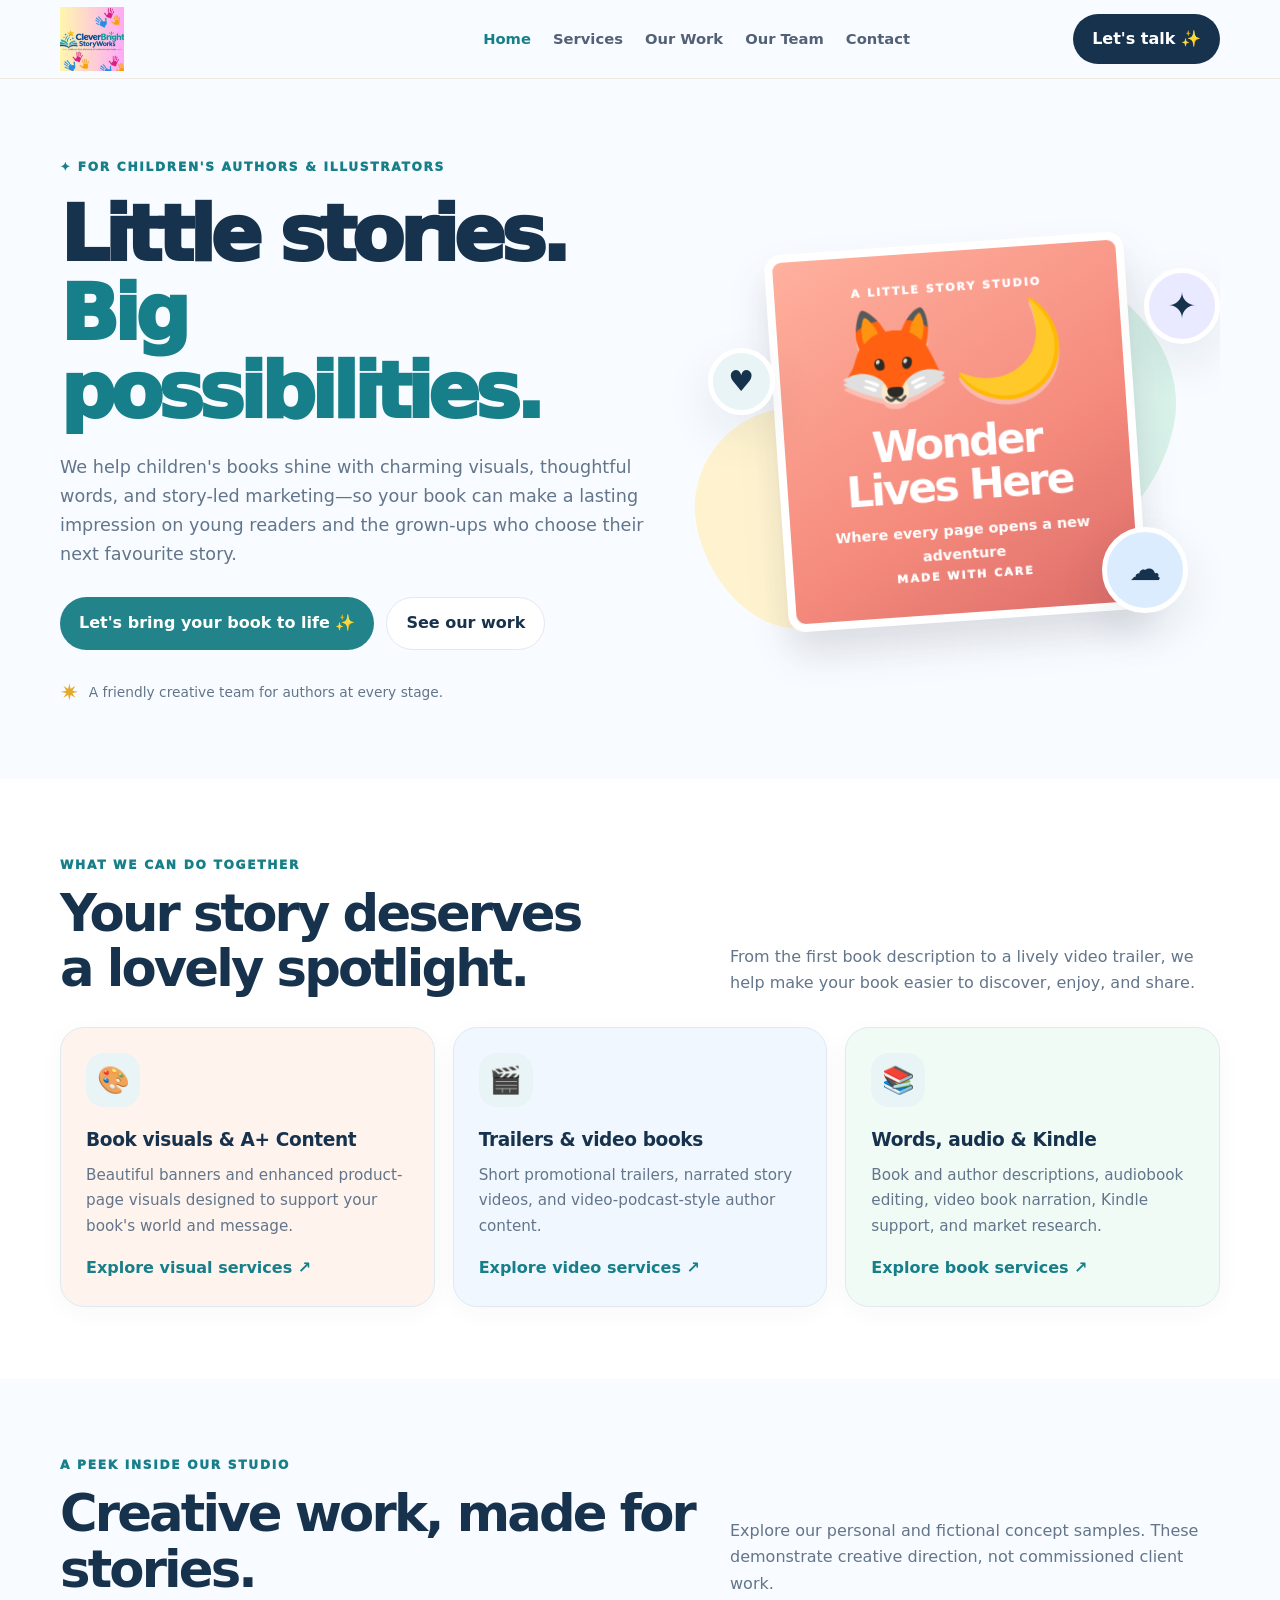
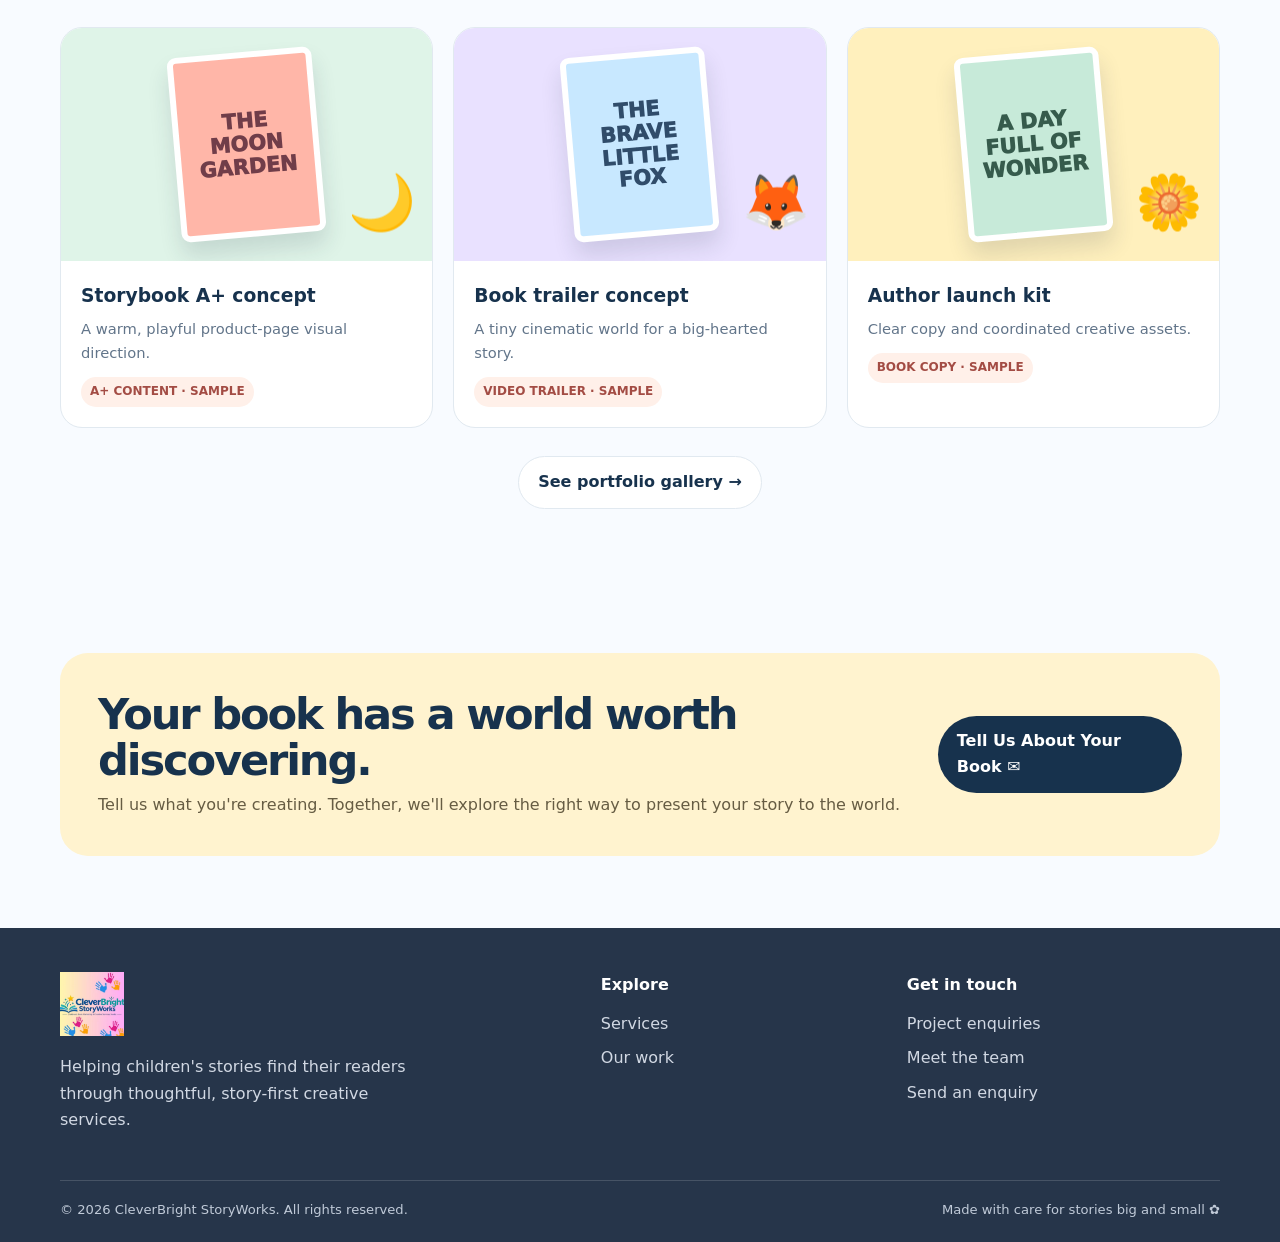
<file: index.html>
<!doctype html>
<html lang="en">
<head>
  <meta name="google-site-verification" content="YLbJxM9Y6uq1Avh40gmAlmGCBi1oeMsGXTclT0oeU4E" /><meta name="viewport" content="width=device-width, initial-scale=1">
<meta name="description" content="Help your children's book stand out with cinematic book trailers, Amazon A+ Content, book descriptions, publishing support, and market research from CleverBright StoryWorks.">
<title>Children's Book Marketing Services | CleverBright StoryWorks</title>
  <link rel="stylesheet" href="styles.css">
  <script src="script.js" defer></script>
</head>
<body>
<header class="site-header"><div class="wrap nav">
  <a class="logo" href="index.html" aria-label="CleverBright StoryWorks home"><img class="site-logo-image" src="okpo.png" alt="CleverBright StoryWorks"></a>
  <button class="menu-toggle" aria-label="Toggle navigation" aria-expanded="false">☰</button>
  <nav class="nav-links" aria-label="Main navigation"><a href="index.html" aria-current="page">Home</a><a href="services.html" >Services</a><a href="portfolio.html" >Our Work</a><a href="team.html" >Our Team</a><a href="contact.html" >Contact</a></nav>
  <a class="nav-cta" href="contact.html">Let's talk ✨</a>
</div></header>
<main>
<section class="wrap hero">
  <div>
    <span class="eyebrow">✦ For children's authors & illustrators</span>
    <h1>Little stories.<br><em>Big possibilities.</em></h1>
    <p class="lead">We help children's books shine with charming visuals, thoughtful words, and story-led marketing—so your book can make a lasting impression on young readers and the grown-ups who choose their next favourite story.</p>
    <div class="hero-actions"><a class="button coral" href="contact.html">Let's bring your book to life ✨</a><a class="button light" href="portfolio.html">See our work</a></div>
    <div class="hero-note"><span class="sparkle">✷</span> A friendly creative team for authors at every stage.</div>
  </div>
  <div class="artboard" aria-label="Decorative children's book illustration">
    <div class="blob one"></div><div class="blob two"></div>
    <div class="floaty star">✦</div><div class="floaty heart">♥</div><div class="floaty cloud">☁</div>
    <div class="book-stack"><div class="book-cover"><div class="cover-kicker">A little story studio</div><div><div class="cover-illustration">🦊🌙</div><h2>Wonder<br>Lives Here</h2><p>Where every page opens a new adventure</p></div><div class="cover-kicker">Made with care</div></div></div>
  </div>
</section>
<section class="section white"><div class="wrap">
  <div class="section-head"><div><span class="eyebrow">What we can do together</span><h2 class="section-title">Your story deserves<br>a lovely spotlight.</h2></div><p>From the first book description to a lively video trailer, we help make your book easier to discover, enjoy, and share.</p></div>
  <div class="cards">
    <article class="card tint-peach"><div class="card-icon">🎨</div><h3>Book visuals & A+ Content</h3><p>Beautiful banners and enhanced product-page visuals designed to support your book's world and message.</p><a class="text-link" href="services.html">Explore visual services ↗</a></article>
    <article class="card tint-blue"><div class="card-icon">🎬</div><h3>Trailers & video books</h3><p>Short promotional trailers, narrated story videos, and video-podcast-style author content.</p><a class="text-link" href="services.html">Explore video services ↗</a></article>
    <article class="card tint-mint"><div class="card-icon">📚</div><h3>Words, audio & Kindle</h3><p>Book and author descriptions, audiobook editing, video book narration, Kindle support, and market research.</p><a class="text-link" href="services.html">Explore book services ↗</a></article>
  </div>
</div></section>
<section class="section"><div class="wrap">
  <div class="section-head"><div><span class="eyebrow">A peek inside our studio</span><h2 class="section-title">Creative work, made for stories.</h2></div><p>Explore our personal and fictional concept samples. These demonstrate creative direction, not commissioned client work.</p></div>
  <div class="portfolio-grid">
    <article class="work-card"><div class="work-art" style="background:#dff4e8"><div class="mock-cover" style="background:#ffb6a8;color:#703d49">THE<br>MOON<br>GARDEN</div><span class="emoji">🌙</span></div><div class="work-info"><h3>Storybook A+ concept</h3><p>A warm, playful product-page visual direction.</p><span class="tag">A+ CONTENT · SAMPLE</span></div></article>
    <article class="work-card"><div class="work-art" style="background:#e9e1ff"><div class="mock-cover" style="background:#c8e8ff;color:#304c6a">THE<br>BRAVE<br>LITTLE FOX</div><span class="emoji">🦊</span></div><div class="work-info"><h3>Book trailer concept</h3><p>A tiny cinematic world for a big-hearted story.</p><span class="tag">VIDEO TRAILER · SAMPLE</span></div></article>
    <article class="work-card"><div class="work-art" style="background:#fff0bd"><div class="mock-cover" style="background:#c7ead9;color:#365b4c">A DAY<br>FULL OF<br>WONDER</div><span class="emoji">🌼</span></div><div class="work-info"><h3>Author launch kit</h3><p>Clear copy and coordinated creative assets.</p><span class="tag">BOOK COPY · SAMPLE</span></div></article>
  </div>
  <div style="text-align:center;margin-top:28px"><a class="button light" href="portfolio.html">See portfolio gallery →</a></div>
</div></section>
<section class="section"><div class="wrap"><div class="cta-band"><div><h2>Your book has a world worth discovering.</h2><p>Tell us what you're creating. Together, we'll explore the right way to present your story to the world.</p></div><a class="button" href="contact.html">Tell Us About Your Book ✉</a></div></div></section>
</main>
<footer class="site-footer"><div class="wrap">
  <div class="footer-grid">
    <div><a class="logo" href="index.html" aria-label="CleverBright StoryWorks home"><img class="site-logo-image" src="okpo.png" alt="CleverBright StoryWorks"></a><p style="max-width:380px;margin-top:18px">Helping children's stories find their readers through thoughtful, story-first creative services.</p></div>
    <div><h3>Explore</h3><div class="footer-links"><a href="services.html">Services</a><a href="portfolio.html">Our work</a></div></div>
    <div><h3>Get in touch</h3><div class="footer-links"><a href="contact.html">Project enquiries</a><a href="team.html">Meet the team</a><a href="contact.html">Send an enquiry</a></div></div>
  </div>
  <div class="footer-bottom"><span>© <span data-year></span> CleverBright StoryWorks. All rights reserved.</span><span>Made with care for stories big and small ✿</span></div>
</div></footer>
</body></html>
</file>
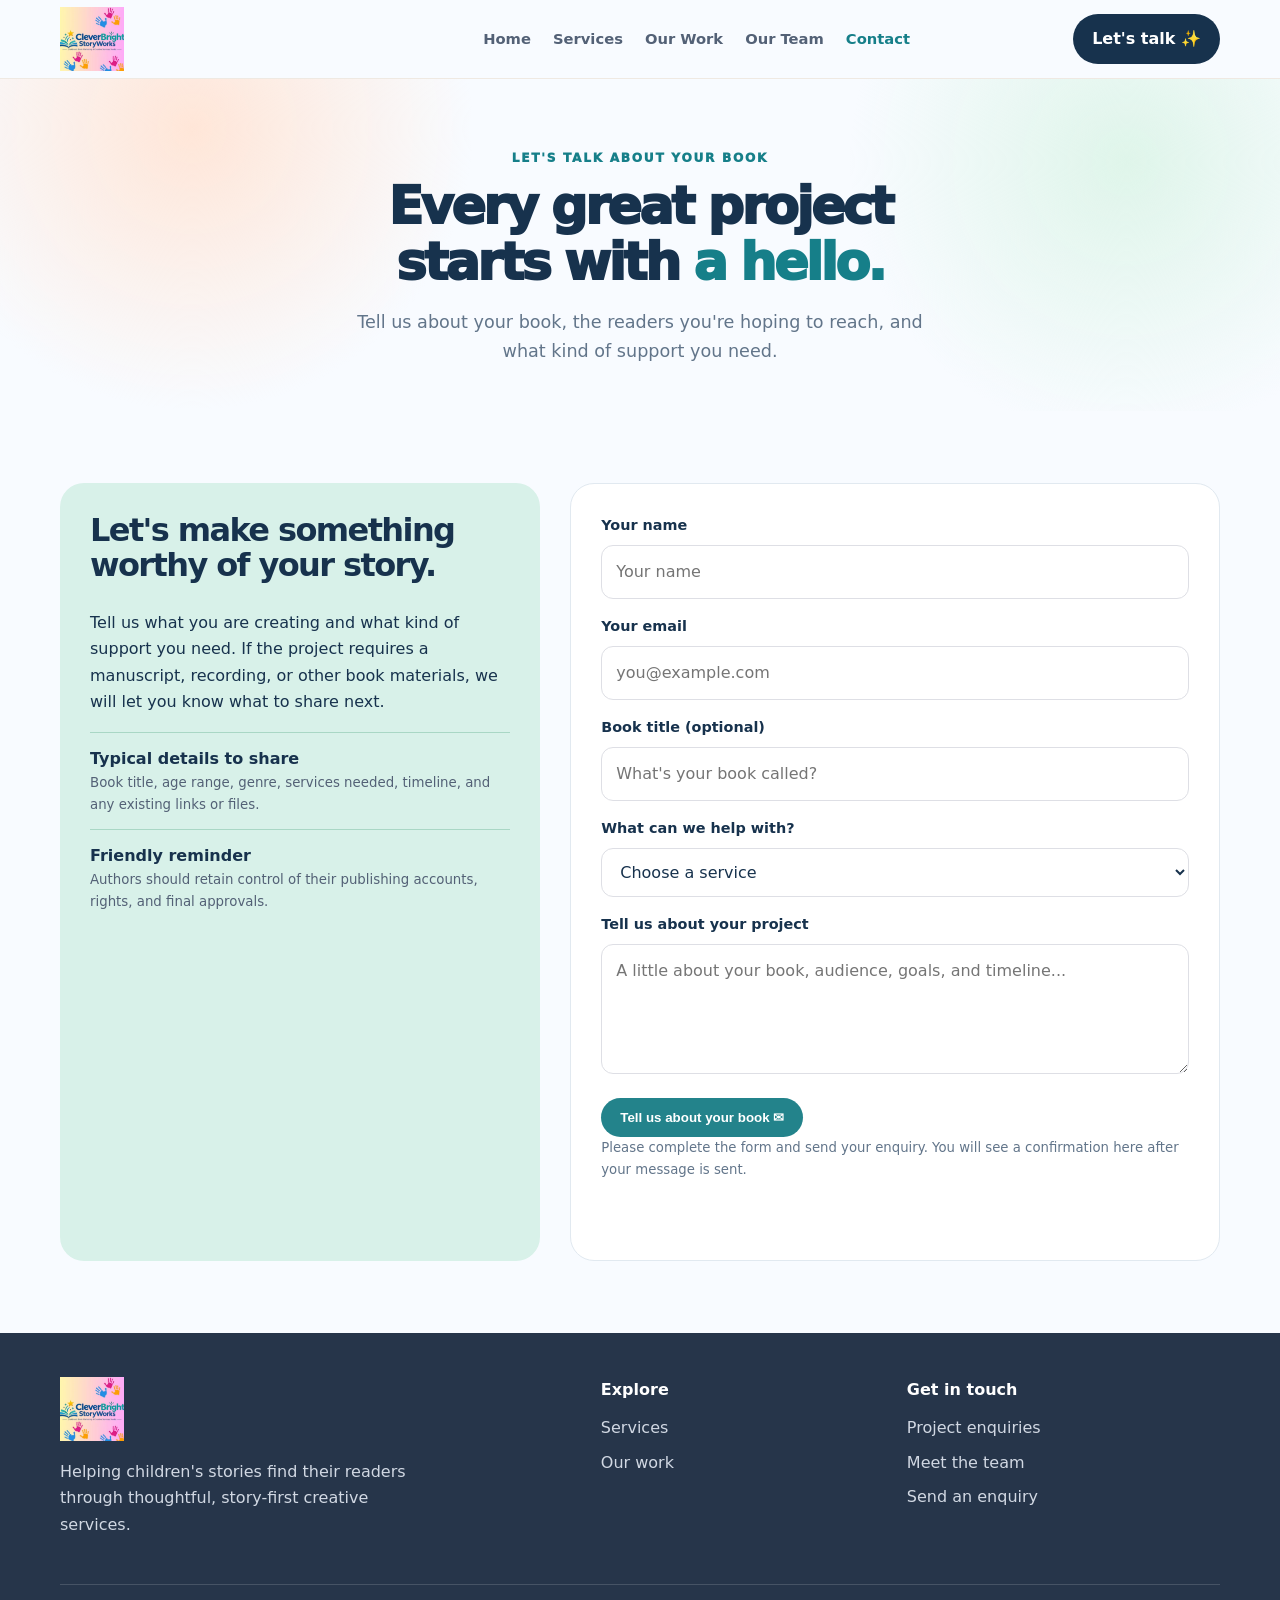
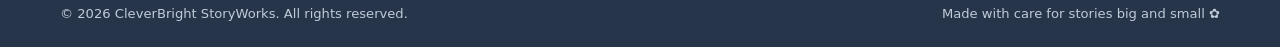
<file: contact.html>
<!doctype html>
<html lang="en">
<head>
  <meta charset="utf-8"><meta name="viewport" content="width=device-width, initial-scale=1">
  <meta name="description" content="Contact CleverBright StoryWorks for children's book marketing support, including cinematic book trailers, Amazon A+ Content, book descriptions, publishing assistance, and market research.">
  <title>Contact Us | CleverBright StoryWorks Book Marketing</title>
  <link rel="stylesheet" href="styles.css">
  <script src="script.js" defer></script>
</head>
<body>
<header class="site-header"><div class="wrap nav">
  <a class="logo" href="index.html" aria-label="CleverBright StoryWorks home"><img class="site-logo-image" src="okpo.png" alt="CleverBright StoryWorks"></a>
  <button class="menu-toggle" aria-label="Toggle navigation" aria-expanded="false">☰</button>
  <nav class="nav-links" aria-label="Main navigation"><a href="index.html" >Home</a><a href="services.html" >Services</a><a href="portfolio.html" >Our Work</a><a href="team.html" >Our Team</a><a href="contact.html" aria-current="page">Contact</a></nav>
  <a class="nav-cta" href="contact.html">Let's talk ✨</a>
</div></header>
<main>
<section class="page-hero"><div class="wrap"><span class="eyebrow">Let's talk about your book</span><h1>Every great project<br>starts with <em>a hello.</em></h1><p class="lead">Tell us about your book, the readers you're hoping to reach, and what kind of support you need.</p></div></section>
<section class="section"><div class="wrap contact-layout">
<aside class="contact-panel"><h2>Let's make something worthy of your story.</h2><p>Tell us what you are creating and what kind of support you need. If the project requires a manuscript, recording, or other book materials, we will let you know what to share next.</p>
<div class="contact-line"><strong>Typical details to share</strong><small>Book title, age range, genre, services needed, timeline, and any existing links or files.</small></div>
<div class="contact-line"><strong>Friendly reminder</strong><small>Authors should retain control of their publishing accounts, rights, and final approvals.</small></div>
</aside>
<form class="contact-form" action="https://api.web3forms.com/submit" method="POST" data-contact-form>
<input type="hidden" name="access_key" value="1655291d-bae4-45a7-9309-faa62ee74448">
<input type="hidden" name="subject" value="New CleverBright StoryWorks website enquiry">
<input type="hidden" name="from_name" value="CleverBright StoryWorks Website">
<input type="checkbox" name="botcheck" class="hidden" tabindex="-1" autocomplete="off" style="display:none">
<label for="name">Your name</label><input id="name" name="name" autocomplete="name" required placeholder="Your name">
<label for="email">Your email</label><input id="email" name="email" type="email" autocomplete="email" required placeholder="you@example.com">
<label for="book">Book title (optional)</label><input id="book" name="book" placeholder="What's your book called?">
<label for="service">What can we help with?</label><select id="service" name="service" required><option value="">Choose a service</option><option>A+ content / banners</option><option>Audiobook editing</option><option>Video trailer</option><option>Video book narration</option><option>Book or author description</option><option>Kindle edition assistance</option><option>Market Research Analysis</option><option>Several services / not sure yet</option></select>
<label for="message">Tell us about your project</label><textarea id="message" name="message" required placeholder="A little about your book, audience, goals, and timeline..."></textarea>
<button class="button coral" type="submit">Tell us about your book ✉</button>
<p class="form-note">Please complete the form and send your enquiry. You will see a confirmation here after your message is sent.</p><p class="form-status" data-form-status role="status" aria-live="polite"></p>
</form>
</div></section>
</main>
<footer class="site-footer"><div class="wrap">
  <div class="footer-grid">
    <div><a class="logo" href="index.html" aria-label="CleverBright StoryWorks home"><img class="site-logo-image" src="okpo.png" alt="CleverBright StoryWorks"></a><p style="max-width:380px;margin-top:18px">Helping children's stories find their readers through thoughtful, story-first creative services.</p></div>
    <div><h3>Explore</h3><div class="footer-links"><a href="services.html">Services</a><a href="portfolio.html">Our work</a></div></div>
    <div><h3>Get in touch</h3><div class="footer-links"><a href="contact.html">Project enquiries</a><a href="team.html">Meet the team</a><a href="contact.html">Send an enquiry</a></div></div>
  </div>
  <div class="footer-bottom"><span>© <span data-year></span> CleverBright StoryWorks. All rights reserved.</span><span>Made with care for stories big and small ✿</span></div>
</div></footer>
</body></html>
</file>
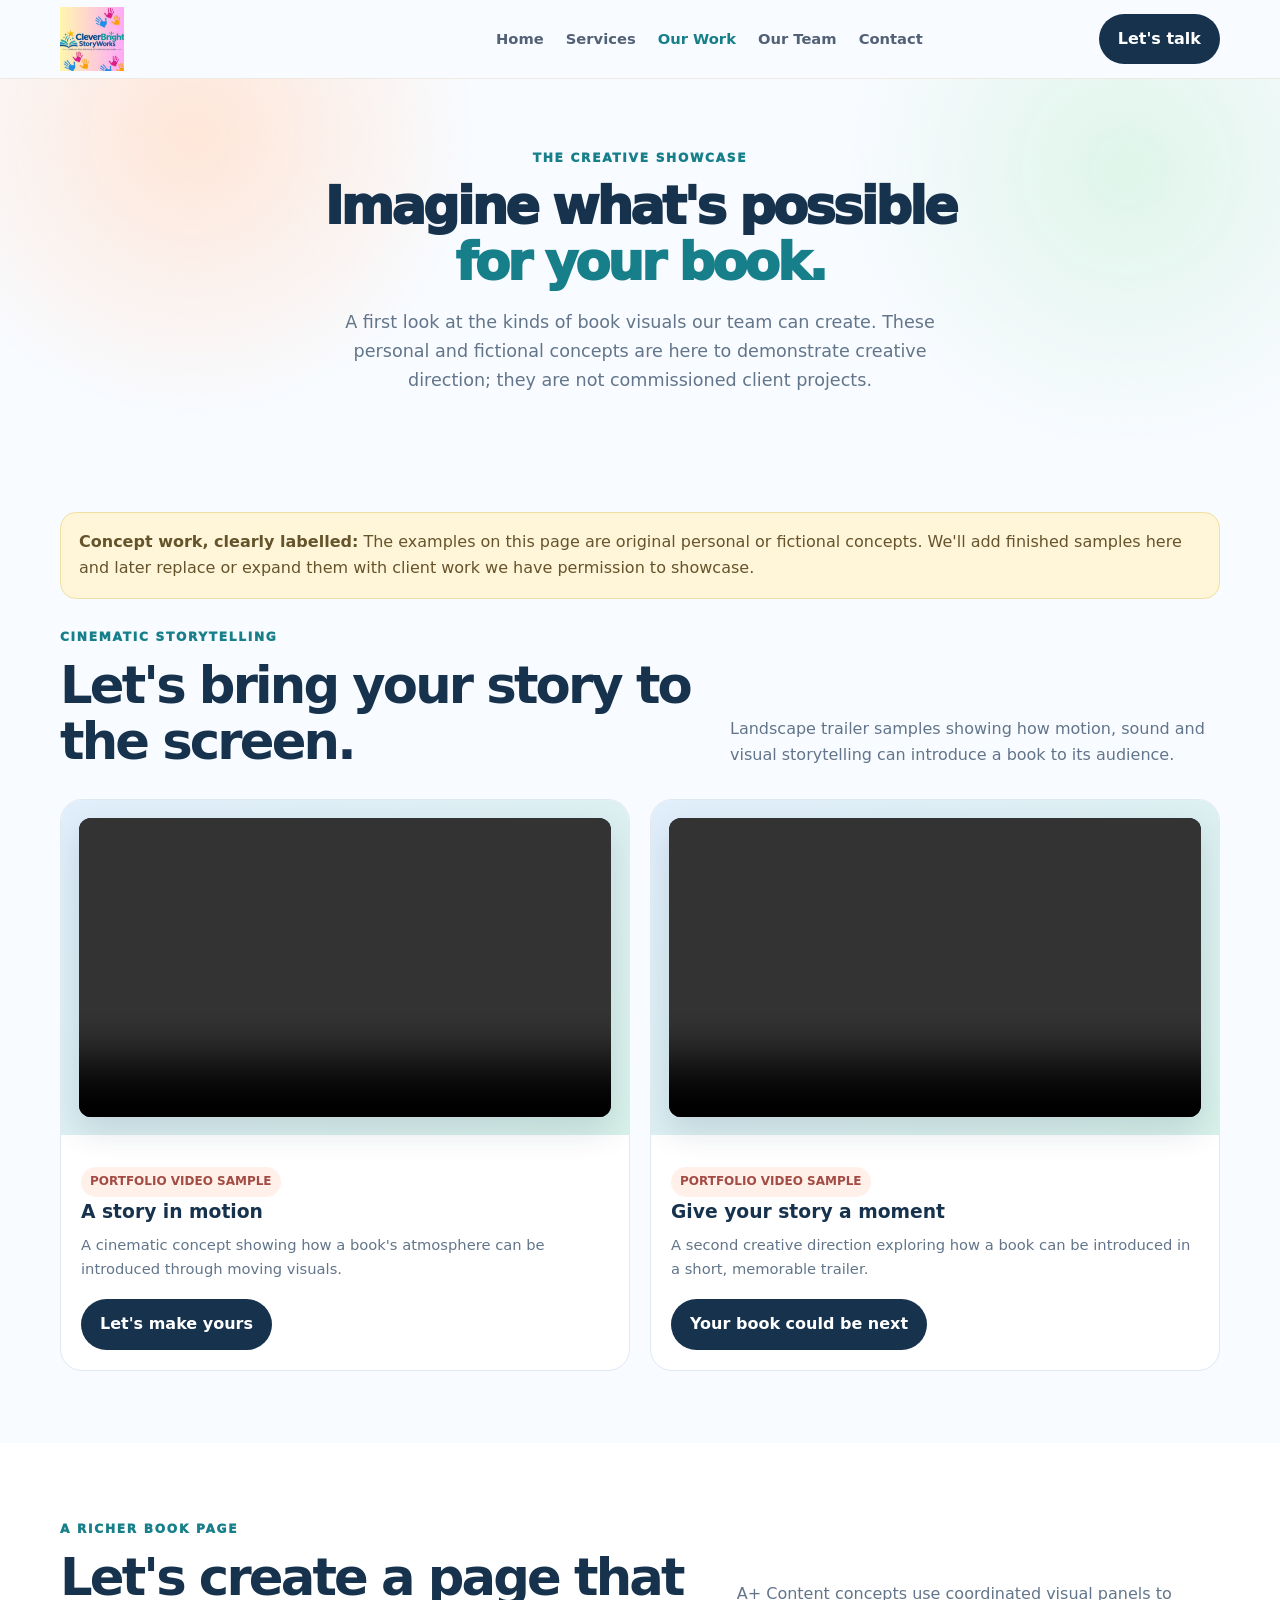
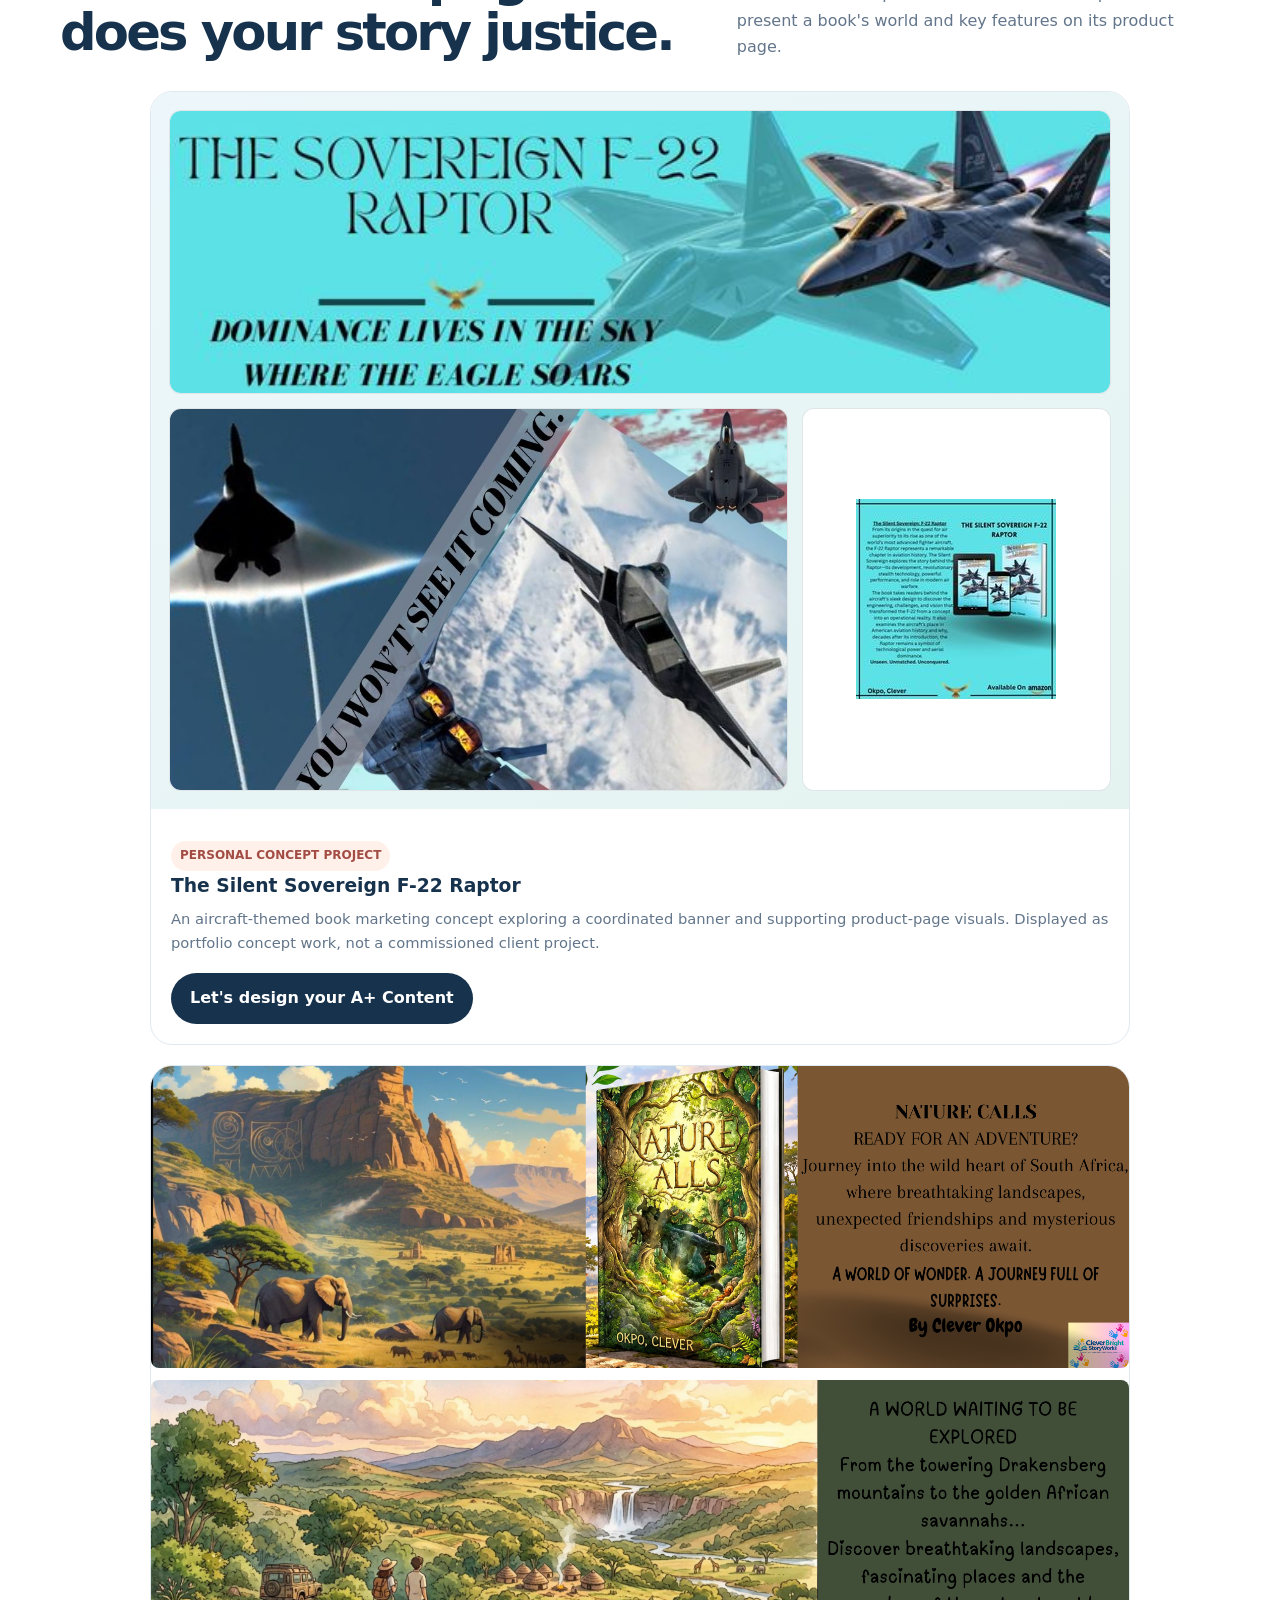
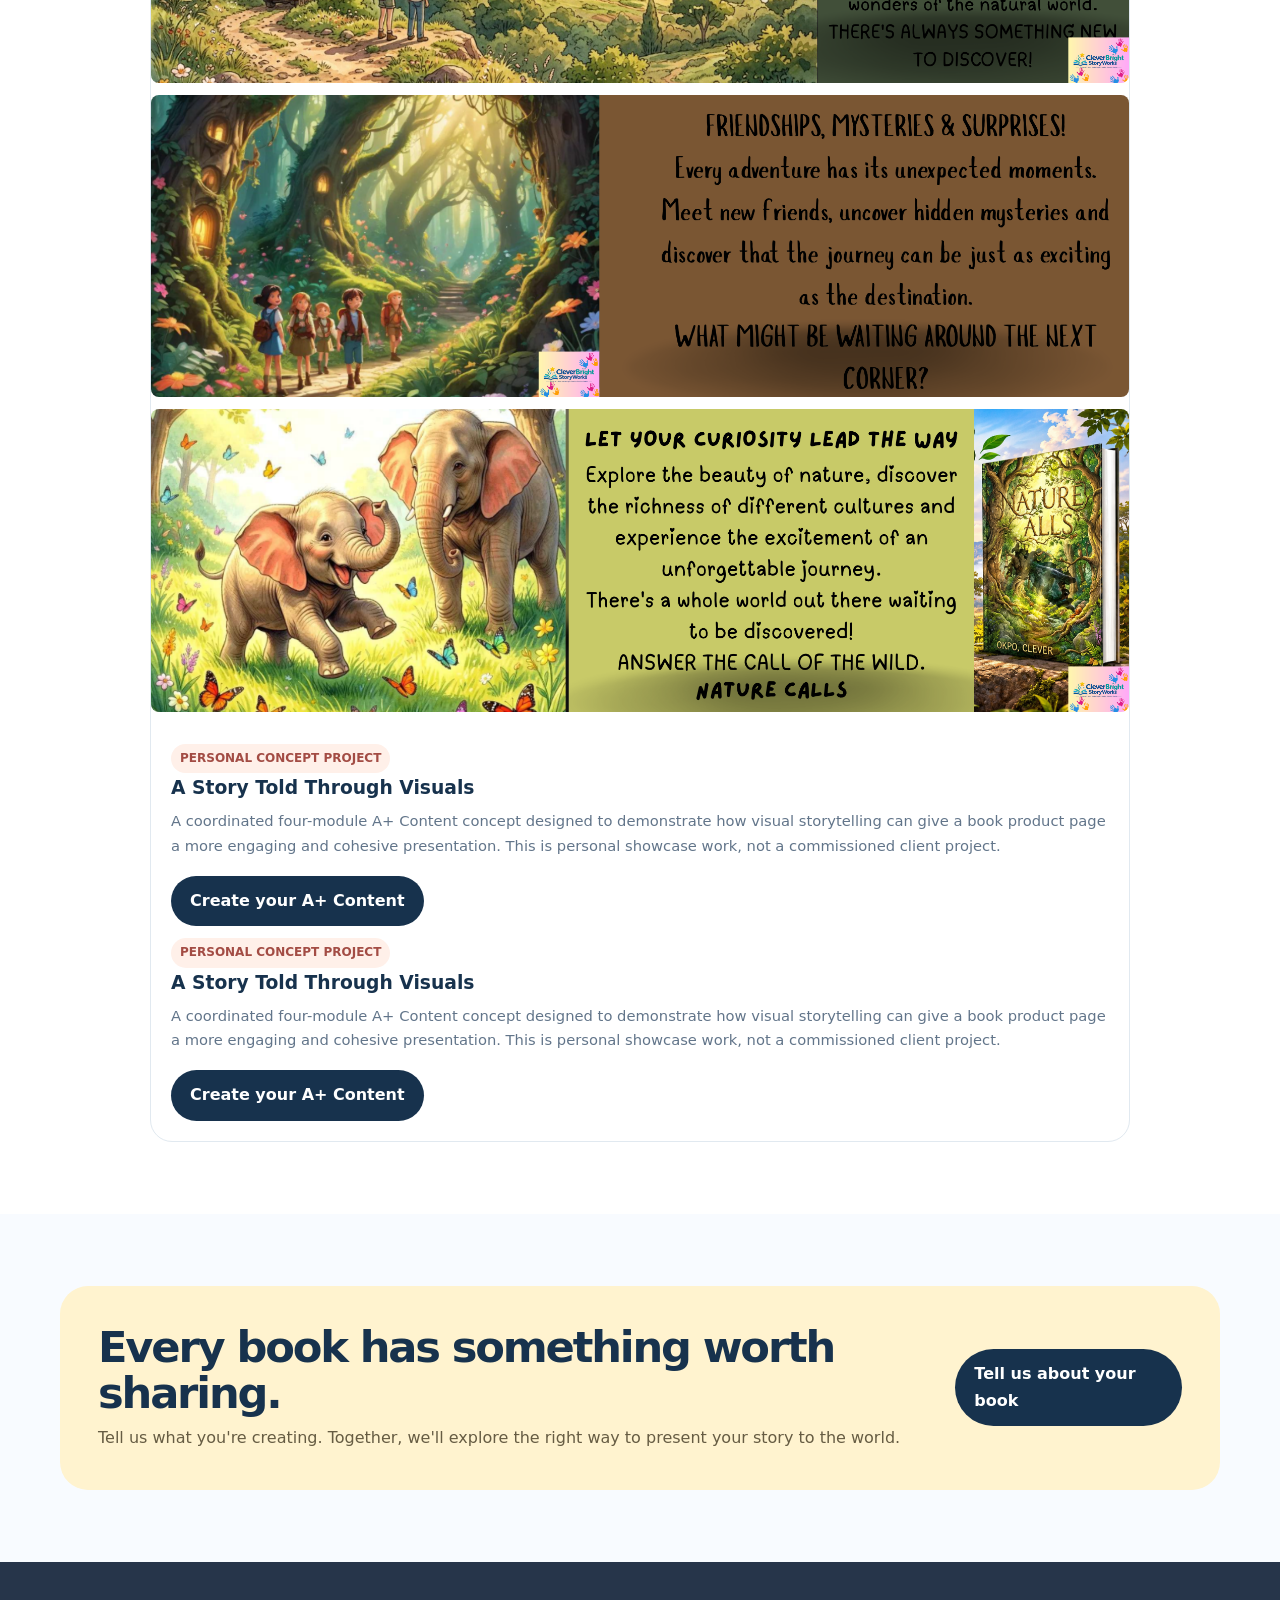
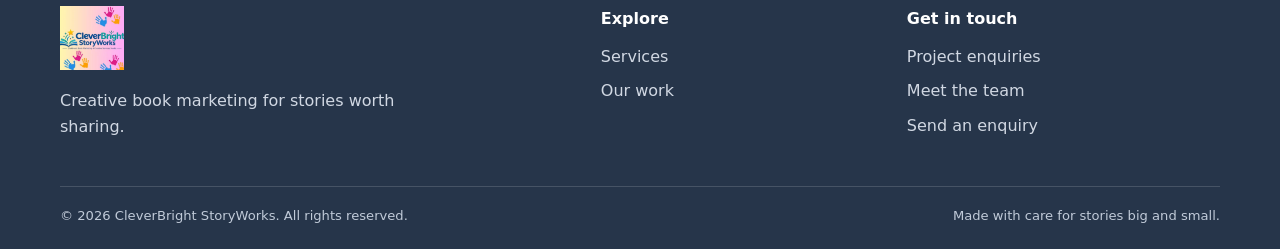
<file: portfolio.html>
<!doctype html>
<html lang="en">
<head>
  <meta charset="utf-8"><meta name="viewport" content="width=device-width, initial-scale=1">
  <meta name="description" content="Explore book trailer concepts, Amazon A+ Content banner designs, and creative promotional samples by CleverBright StoryWorks. Discover ideas for presenting books to readers.">
 <title>Creative Book Marketing Portfolio | CleverBright StoryWorks</title>
  <link rel="stylesheet" href="styles.css"><script src="script.js" defer></script>
</head>
<body>
<header class="site-header"><div class="wrap nav">
  <a class="logo" href="index.html" aria-label="CleverBright StoryWorks home"><img class="site-logo-image" src="okpo.png" alt="CleverBright StoryWorks"></a>
  <button class="menu-toggle" aria-label="Toggle navigation" aria-expanded="false">☰</button>
  <nav class="nav-links" aria-label="Main navigation"><a href="index.html">Home</a><a href="services.html">Services</a><a href="portfolio.html" aria-current="page">Our Work</a><a href="team.html">Our Team</a><a href="contact.html">Contact</a></nav>
  <a class="nav-cta" href="contact.html">Let's talk</a>
</div></header>
<main>
<section class="page-hero"><div class="wrap"><span class="eyebrow">The creative showcase</span><h1>Imagine what's possible<br><em>for your book.</em></h1><p class="lead">A first look at the kinds of book visuals our team can create. These personal and fictional concepts are here to demonstrate creative direction; they are not commissioned client projects.</p></div></section>
<section class="section"><div class="wrap">
  <div class="notice"><strong>Concept work, clearly labelled:</strong> The examples on this page are original personal or fictional concepts. We'll add finished samples here and later replace or expand them with client work we have permission to showcase.</div>
  <div class="section-head"><div><span class="eyebrow">Cinematic storytelling</span><h2 class="section-title">Let's bring your story to the screen.</h2></div><p>Landscape trailer samples showing how motion, sound and visual storytelling can introduce a book to its audience.</p></div>
  <div class="portfolio-grid launch-grid">
    <article class="work-card launch-card"><div class="video-stage"><video class="portfolio-video" controls preload="metadata" playsinline aria-label="CleverBright StoryWorks video sample one"><source src="trailer-sample-01.mp4" type="video/mp4">Your browser does not support HTML video.</video></div><div class="work-info"><span class="tag">PORTFOLIO VIDEO SAMPLE</span><h3>A story in motion</h3><p>A cinematic concept showing how a book's atmosphere can be introduced through moving visuals.</p><a class="button" href="contact.html">Let's make yours</a></div></article>
    <article class="work-card launch-card"><div class="video-stage"><video class="portfolio-video" controls preload="metadata" playsinline aria-label="CleverBright StoryWorks video sample two"><source src="trailer-sample-02.mp4" type="video/mp4">Your browser does not support HTML video.</video></div><div class="work-info"><span class="tag">PORTFOLIO VIDEO SAMPLE</span><h3>Give your story a moment</h3><p>A second creative direction exploring how a book can be introduced in a short, memorable trailer.</p><a class="button" href="contact.html">Your book could be next</a></div></article>
  </div>
</div></section>
<section class="section white"><div class="wrap">
  <div class="section-head"><div><span class="eyebrow">A richer book page</span><h2 class="section-title">Let's create a page that does your story justice.</h2></div><p>A+ Content concepts use coordinated visual panels to present a book's world and key features on its product page.</p></div>
  <div class="portfolio-grid launch-grid aplus-single-grid">
    <article class="work-card launch-card aplus-feature-card">
      <div class="aplus-gallery">
        <figure class="aplus-main-banner"><img src="silent-sovereign-banner.jpg" alt="The Silent Sovereign F-22 Raptor promotional banner concept"></figure>
        <div class="aplus-supporting-visuals">
          <figure><img src="silent-sovereign-promo.png" alt="Aircraft-themed promotional visual for The Silent Sovereign F-22 Raptor concept"></figure>
          <figure class="aplus-page-preview"><img src="silent-sovereign-page-preview.png" alt="Small preview of a coordinated A+ content page concept"></figure>
        </div>
      </div>
      <div class="work-info"><span class="tag">PERSONAL CONCEPT PROJECT</span><h3>The Silent Sovereign F-22 Raptor</h3><p>An aircraft-themed book marketing concept exploring a coordinated banner and supporting product-page visuals. Displayed as portfolio concept work, not a commissioned client project.</p><a class="button" href="contact.html">Let's design your A+ Content</a></div>
    </article>
    <article class="work-card launch-card aplus-feature-card">
      <div class="aplus-four-gallery">
        <figure>
          <img src="4.png" alt="First A+ Content banner module">
        </figure>
        <figure>
          <img src="5.png" alt="Second A+ Content banner module">
        </figure>
        <figure>
          <img src="6.png" alt="Third A+ Content banner module">
        </figure>
        <figure>
          <img src="7.png" alt="Fourth A+ Content banner module">
        </figure>
      </div>

      <div class="work-info">
        <span class="tag">PERSONAL CONCEPT PROJECT</span>
        <h3>A Story Told Through Visuals</h3>
        <p>A coordinated four-module A+ Content concept designed to demonstrate how visual storytelling can give a book product page a more engaging and cohesive presentation. This is personal showcase work, not a commissioned client project.</p>
        <a class="button" href="contact.html">Create your A+ Content</a>
        <span class="tag">PERSONAL CONCEPT PROJECT</span>
        <h3>A Story Told Through Visuals</h3>
        <p>A coordinated four-module A+ Content concept designed to demonstrate how visual storytelling can give a book product page a more engaging and cohesive presentation. This is personal showcase work, not a commissioned client project.</p>
        <a class="button" href="contact.html">Create your A+ Content</a>
      </div>
    </article>
  </div>
</div></section>
<section class="section"><div class="wrap"><div class="cta-band"><div><h2>Every book has something worth sharing.</h2><p>Tell us what you're creating. Together, we'll explore the right way to present your story to the world.</p></div><a class="button" href="contact.html">Tell us about your book</a></div></div></section>
</main>
<footer class="site-footer"><div class="wrap"><div class="footer-grid">
  <div><a class="logo" href="index.html" aria-label="CleverBright StoryWorks home"><img class="site-logo-image" src="okpo.png" alt="CleverBright StoryWorks"></a><p style="max-width:380px;margin-top:18px">Creative book marketing for stories worth sharing.</p></div>
  <div><h3>Explore</h3><div class="footer-links"><a href="services.html">Services</a><a href="portfolio.html">Our work</a></div></div>
  <div><h3>Get in touch</h3><div class="footer-links"><a href="contact.html">Project enquiries</a><a href="team.html">Meet the team</a><a href="contact.html">Send an enquiry</a></div></div>
</div><div class="footer-bottom"><span>© <span data-year></span> CleverBright StoryWorks. All rights reserved.</span><span>Made with care for stories big and small.</span></div></div></footer>
</body></html>
</file>
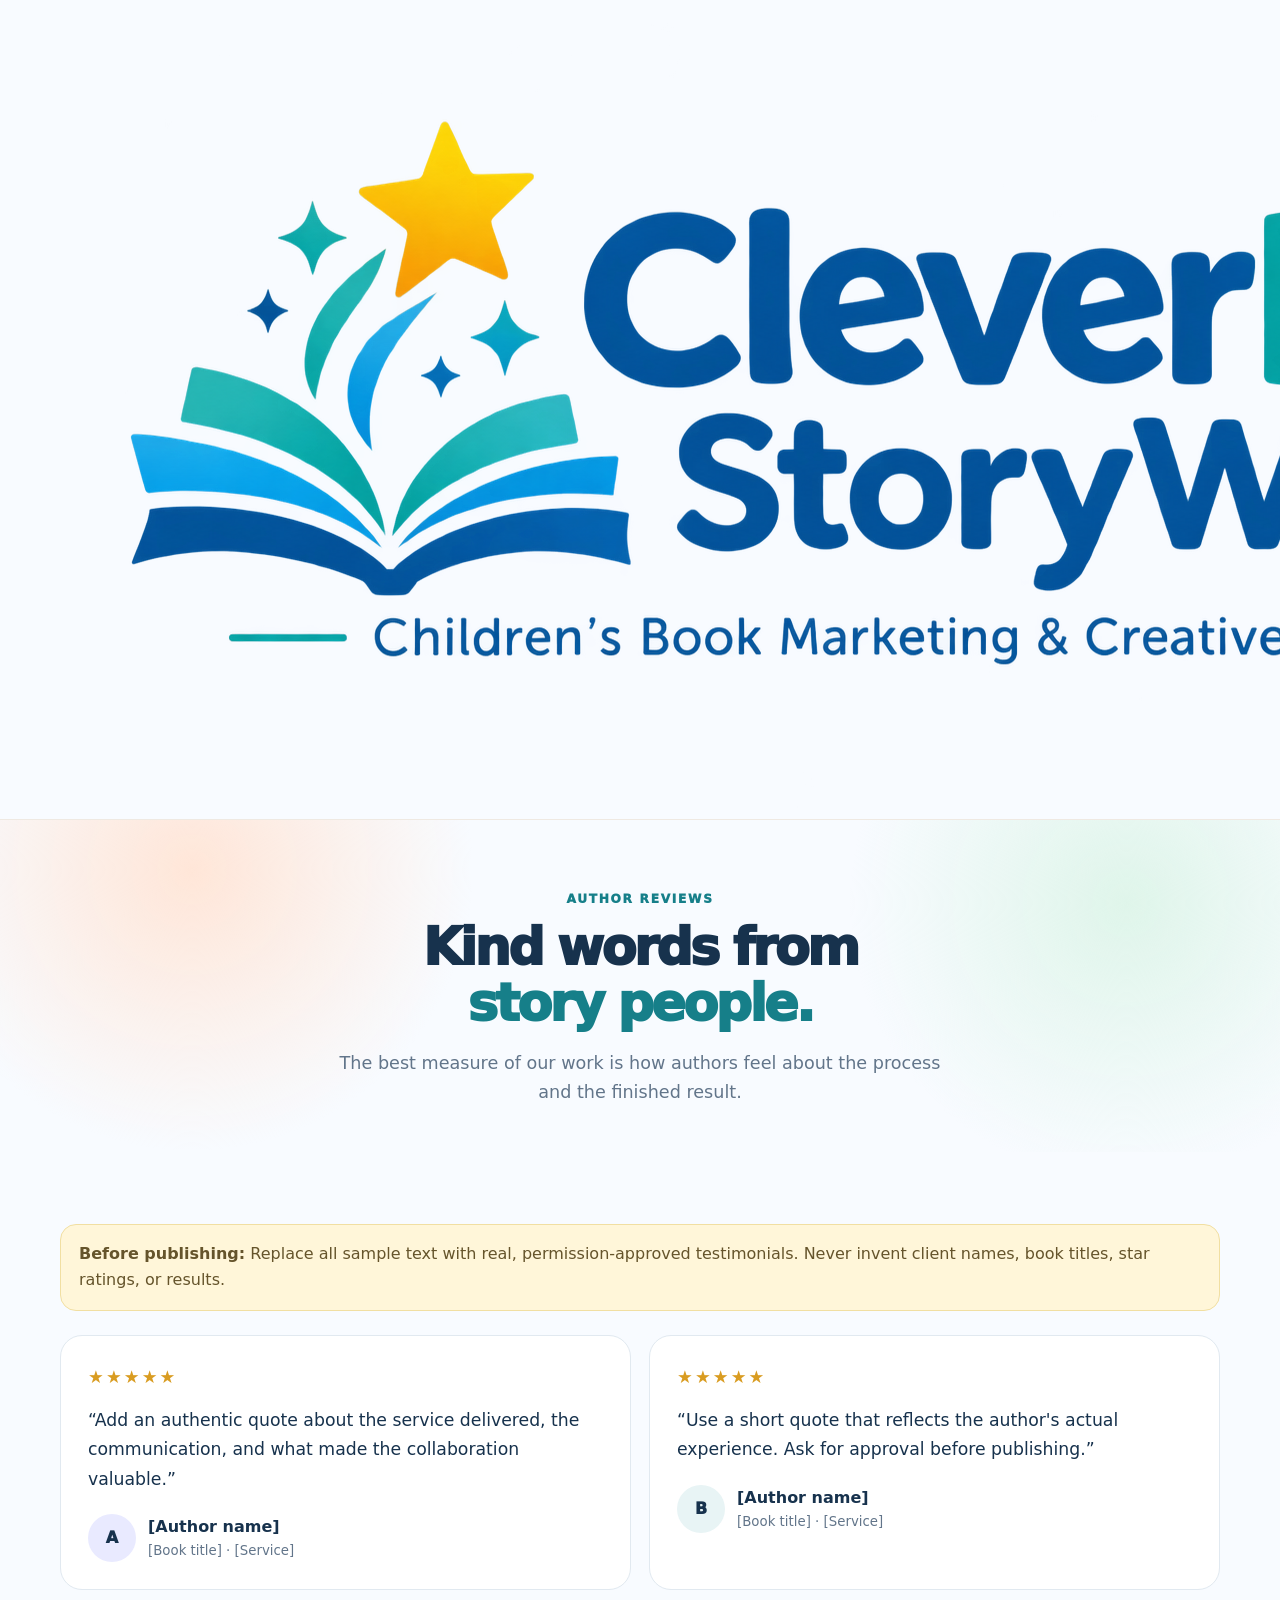
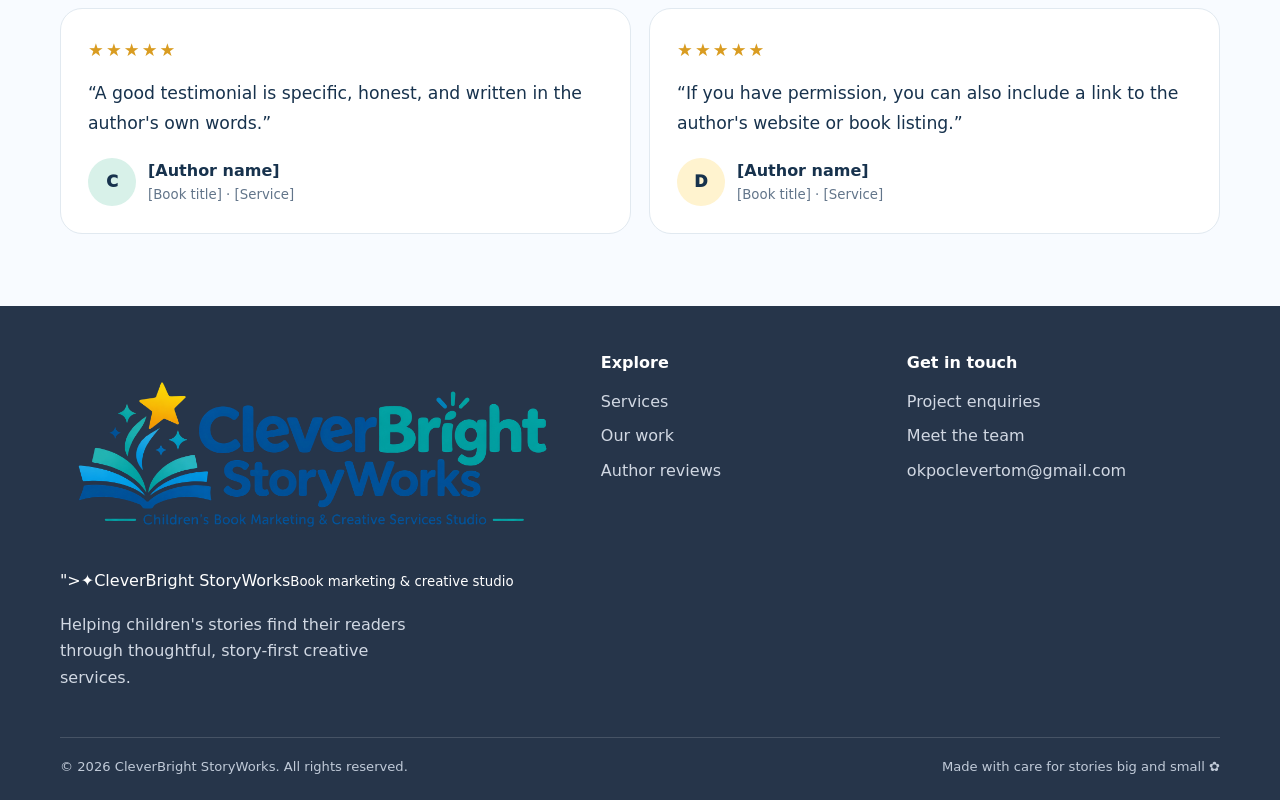
<file: reviews.html>
<!doctype html>
<html lang="en">
<head>
  <meta charset="utf-8"><meta name="viewport" content="width=device-width, initial-scale=1">
  <meta name="description" content="CleverBright StoryWorks helps children's authors bring their books to life through book marketing and creative services.">
  <title>Author Reviews | CleverBright StoryWorks</title>
  <link rel="stylesheet" href="styles.css">
  <script src="script.js" defer></script>
</head>
<body>
<header class="site-header"><div class="wrap nav">
  <a class="logo" href="index.html"><span class="<a class="logo" href="index.html"><img class="brand-logo" src="logo.png" alt="CleverBright StoryWorks"></a>">✦</span><span>CleverBright StoryWorks<small>Book marketing & creative studio</small></span></a>
  <button class="menu-toggle" aria-label="Toggle navigation" aria-expanded="false">☰</button>
  <nav class="nav-links" aria-label="Main navigation"><a href="index.html" >Home</a><a href="services.html" >Services</a><a href="portfolio.html" >Our Work</a><a href="reviews.html" aria-current="page">Reviews</a><a href="team.html" >Our Team</a><a href="contact.html" >Contact</a></nav>
  <a class="nav-cta" href="contact.html">Let's talk ✨</a>
</div></header>
<main>
<section class="page-hero"><div class="wrap"><span class="eyebrow">Author reviews</span><h1>Kind words from<br><em>story people.</em></h1><p class="lead">The best measure of our work is how authors feel about the process and the finished result.</p></div></section>
<section class="section"><div class="wrap">
<div class="notice"><strong>Before publishing:</strong> Replace all sample text with real, permission-approved testimonials. Never invent client names, book titles, star ratings, or results.</div>
<div class="review-grid">
<article class="review"><div class="stars">★★★★★</div><p class="quote">“Add an authentic quote about the service delivered, the communication, and what made the collaboration valuable.”</p><div class="reviewer"><div class="avatar">A</div><div><strong>[Author name]</strong><small>[Book title] · [Service]</small></div></div></article>
<article class="review"><div class="stars">★★★★★</div><p class="quote">“Use a short quote that reflects the author's actual experience. Ask for approval before publishing.”</p><div class="reviewer"><div class="avatar" style="background:var(--peach)">B</div><div><strong>[Author name]</strong><small>[Book title] · [Service]</small></div></div></article>
<article class="review"><div class="stars">★★★★★</div><p class="quote">“A good testimonial is specific, honest, and written in the author's own words.”</p><div class="reviewer"><div class="avatar" style="background:var(--mint)">C</div><div><strong>[Author name]</strong><small>[Book title] · [Service]</small></div></div></article>
<article class="review"><div class="stars">★★★★★</div><p class="quote">“If you have permission, you can also include a link to the author's website or book listing.”</p><div class="reviewer"><div class="avatar" style="background:var(--yellow)">D</div><div><strong>[Author name]</strong><small>[Book title] · [Service]</small></div></div></article>
</div></div></section>
</main>
<footer class="site-footer"><div class="wrap">
  <div class="footer-grid">
    <div><a class="logo" href="index.html"><span class="<a class="logo" href="index.html"><img class="brand-logo" src="logo.png" alt="CleverBright StoryWorks"></a>">✦</span><span>CleverBright StoryWorks<small>Book marketing & creative studio</small></span></a><p style="max-width:380px;margin-top:18px">Helping children's stories find their readers through thoughtful, story-first creative services.</p></div>
    <div><h3>Explore</h3><div class="footer-links"><a href="services.html">Services</a><a href="portfolio.html">Our work</a><a href="reviews.html">Author reviews</a></div></div>
    <div><h3>Get in touch</h3><div class="footer-links"><a href="contact.html">Project enquiries</a><a href="team.html">Meet the team</a><a href="mailto:okpoclevertom@gmail.com">
  okpoclevertom@gmail.com
</a></div></div>
  </div>
  <div class="footer-bottom"><span>© <span data-year></span> CleverBright StoryWorks. All rights reserved.</span><span>Made with care for stories big and small ✿</span></div>
</div></footer>
</body></html>
</file>
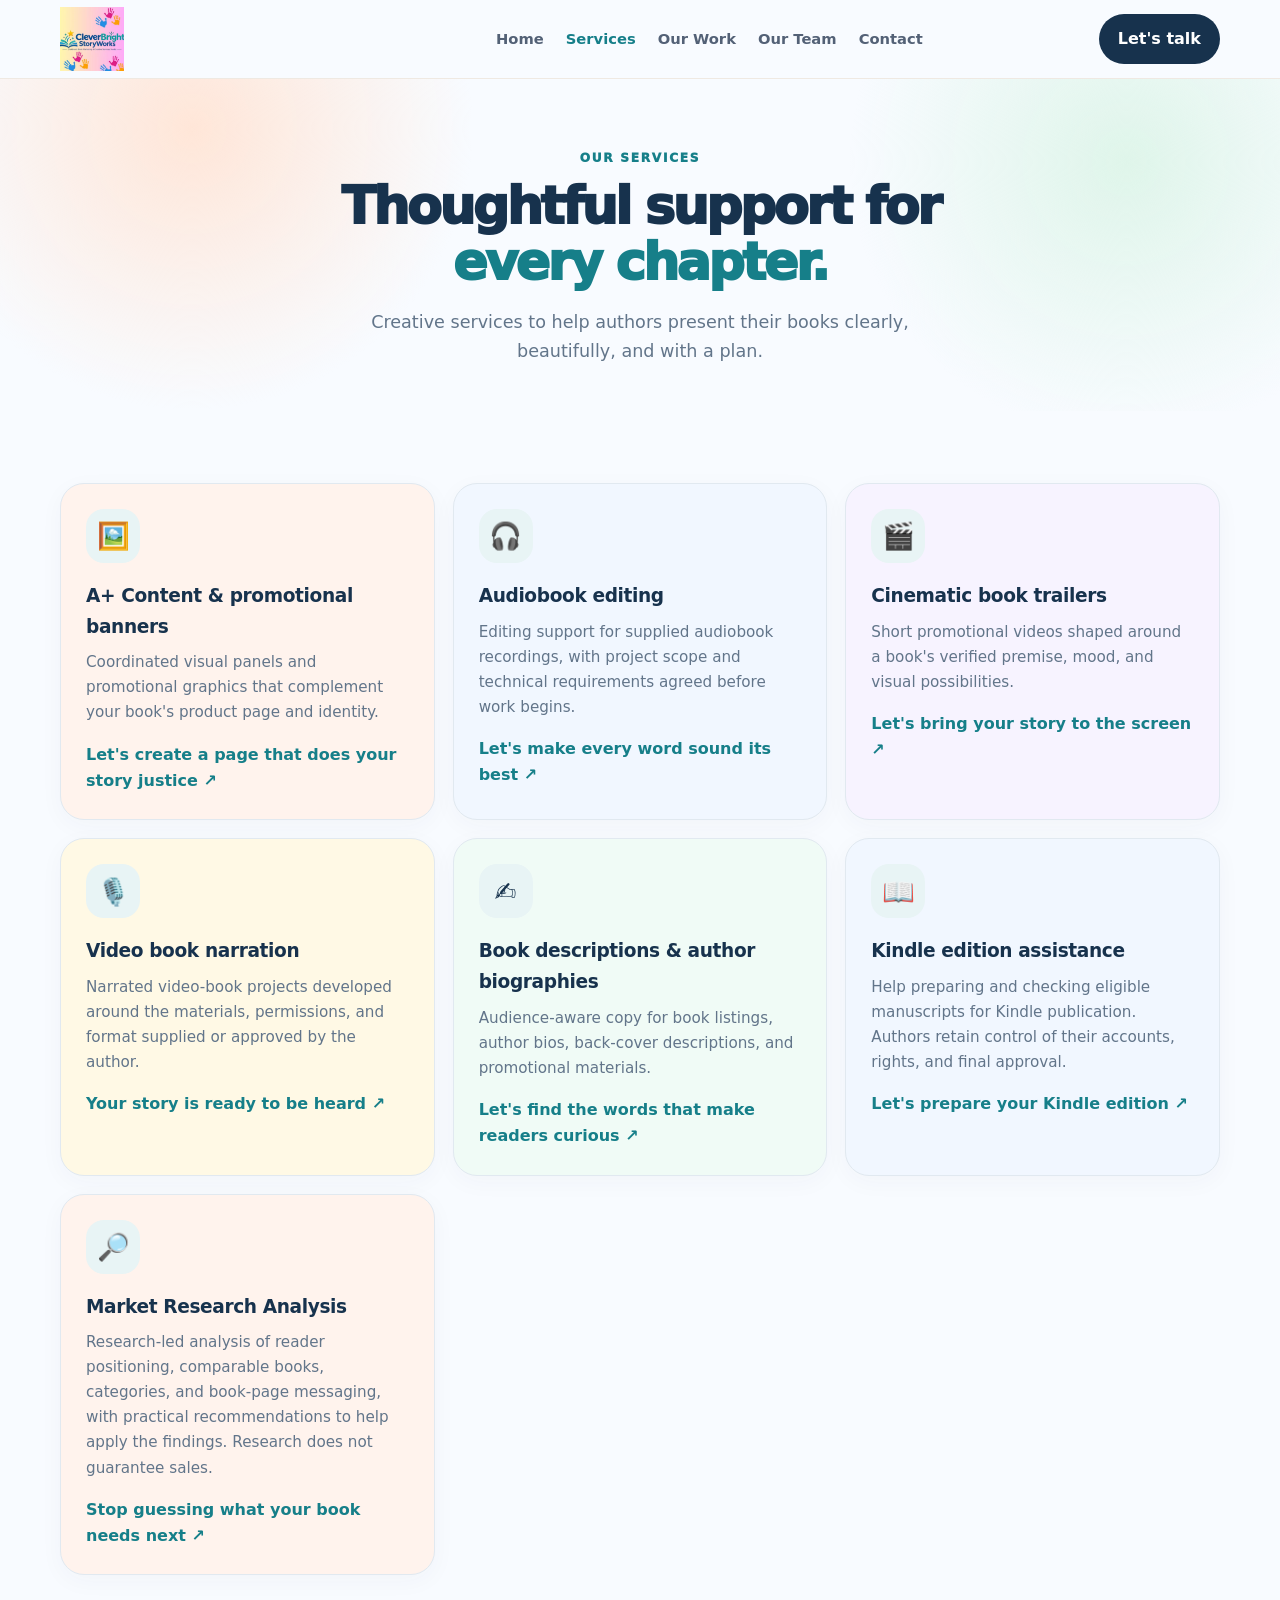
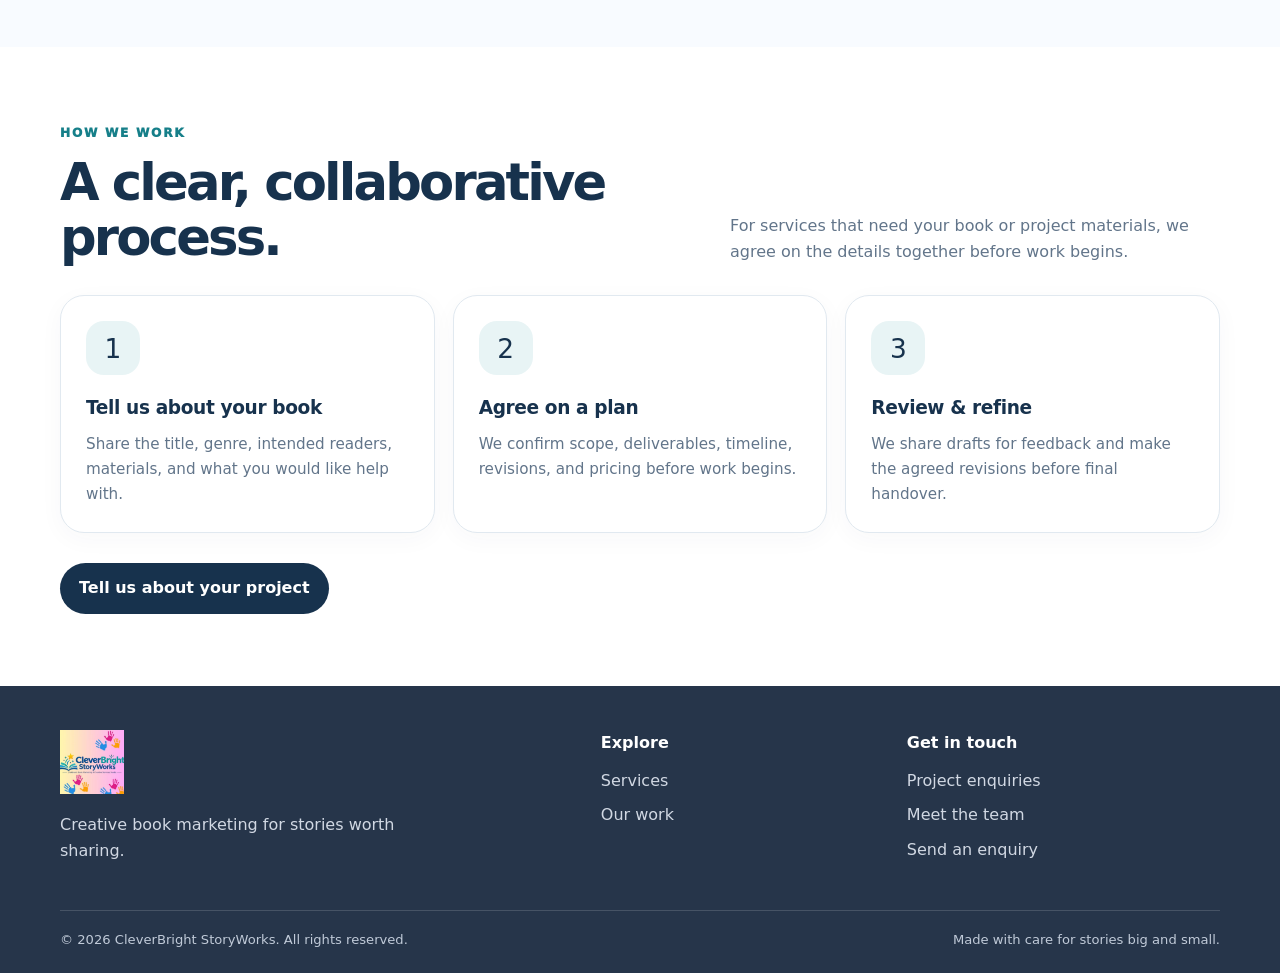
<file: services.html>
<!doctype html>
<html lang="en">
<head><meta charset="utf-8"><meta name="viewport" content="width=device-width, initial-scale=1"><meta name="description" content="Explore children's book marketing services from CleverBright StoryWorks, including cinematic book trailers, Amazon A+ Content, book descriptions, Kindle support, and market research analysis."><title>Children's Book Marketing Services | CleverBright StoryWorks</title><link rel="stylesheet" href="styles.css"><script src="script.js" defer></script></head>
<body>
<header class="site-header"><div class="wrap nav"><a class="logo" href="index.html" aria-label="CleverBright StoryWorks home"><img class="site-logo-image" src="okpo.png" alt="CleverBright StoryWorks"></a><button class="menu-toggle" aria-label="Toggle navigation" aria-expanded="false">☰</button><nav class="nav-links" aria-label="Main navigation"><a href="index.html">Home</a><a href="services.html" aria-current="page">Services</a><a href="portfolio.html">Our Work</a><a href="team.html">Our Team</a><a href="contact.html">Contact</a></nav><a class="nav-cta" href="contact.html">Let's talk</a></div></header>
<main>
<section class="page-hero"><div class="wrap"><span class="eyebrow">Our services</span><h1>Thoughtful support for<br><em>every chapter.</em></h1><p class="lead">Creative services to help authors present their books clearly, beautifully, and with a plan.</p></div></section>
<section class="section"><div class="wrap"><div class="cards">
<article class="card tint-peach"><div class="card-icon">🖼️</div><h3>A+ Content & promotional banners</h3><p>Coordinated visual panels and promotional graphics that complement your book's product page and identity.</p><a class="text-link" href="contact.html">Let's create a page that does your story justice ↗</a></article>
<article class="card tint-blue"><div class="card-icon">🎧</div><h3>Audiobook editing</h3><p>Editing support for supplied audiobook recordings, with project scope and technical requirements agreed before work begins.</p><a class="text-link" href="contact.html">Let's make every word sound its best ↗</a></article>
<article class="card tint-lilac"><div class="card-icon">🎬</div><h3>Cinematic book trailers</h3><p>Short promotional videos shaped around a book's verified premise, mood, and visual possibilities.</p><a class="text-link" href="contact.html">Let's bring your story to the screen ↗</a></article>
<article class="card tint-yellow"><div class="card-icon">🎙️</div><h3>Video book narration</h3><p>Narrated video-book projects developed around the materials, permissions, and format supplied or approved by the author.</p><a class="text-link" href="contact.html">Your story is ready to be heard ↗</a></article>
<article class="card tint-mint"><div class="card-icon">✍️</div><h3>Book descriptions & author biographies</h3><p>Audience-aware copy for book listings, author bios, back-cover descriptions, and promotional materials.</p><a class="text-link" href="contact.html">Let's find the words that make readers curious ↗</a></article>
<article class="card tint-blue"><div class="card-icon">📖</div><h3>Kindle edition assistance</h3><p>Help preparing and checking eligible manuscripts for Kindle publication. Authors retain control of their accounts, rights, and final approval.</p><a class="text-link" href="contact.html">Let's prepare your Kindle edition ↗</a></article>
<article class="card tint-peach"><div class="card-icon">🔎</div><h3>Market Research Analysis</h3><p>Research-led analysis of reader positioning, comparable books, categories, and book-page messaging, with practical recommendations to help apply the findings. Research does not guarantee sales.</p><a class="text-link" href="contact.html">Stop guessing what your book needs next ↗</a></article>
</div></div></section>
<section class="section white"><div class="wrap"><div class="section-head"><div><span class="eyebrow">How we work</span><h2 class="section-title">A clear, collaborative process.</h2></div><p>For services that need your book or project materials, we agree on the details together before work begins.</p></div><div class="cards"><article class="card"><div class="card-icon">1</div><h3>Tell us about your book</h3><p>Share the title, genre, intended readers, materials, and what you would like help with.</p></article><article class="card"><div class="card-icon">2</div><h3>Agree on a plan</h3><p>We confirm scope, deliverables, timeline, revisions, and pricing before work begins.</p></article><article class="card"><div class="card-icon">3</div><h3>Review & refine</h3><p>We share drafts for feedback and make the agreed revisions before final handover.</p></article></div><div style="margin-top:30px"><a class="button" href="contact.html">Tell us about your project</a></div></div></section>
</main>
<footer class="site-footer"><div class="wrap"><div class="footer-grid"><div><a class="logo" href="index.html" aria-label="CleverBright StoryWorks home"><img class="site-logo-image" src="okpo.png" alt="CleverBright StoryWorks"></a><p style="max-width:380px;margin-top:18px">Creative book marketing for stories worth sharing.</p></div><div><h3>Explore</h3><div class="footer-links"><a href="services.html">Services</a><a href="portfolio.html">Our work</a></div></div><div><h3>Get in touch</h3><div class="footer-links"><a href="contact.html">Project enquiries</a><a href="team.html">Meet the team</a><a href="contact.html">Send an enquiry</a></div></div></div><div class="footer-bottom"><span>© <span data-year></span> CleverBright StoryWorks. All rights reserved.</span><span>Made with care for stories big and small.</span></div></div></footer>
</body></html>
</file>
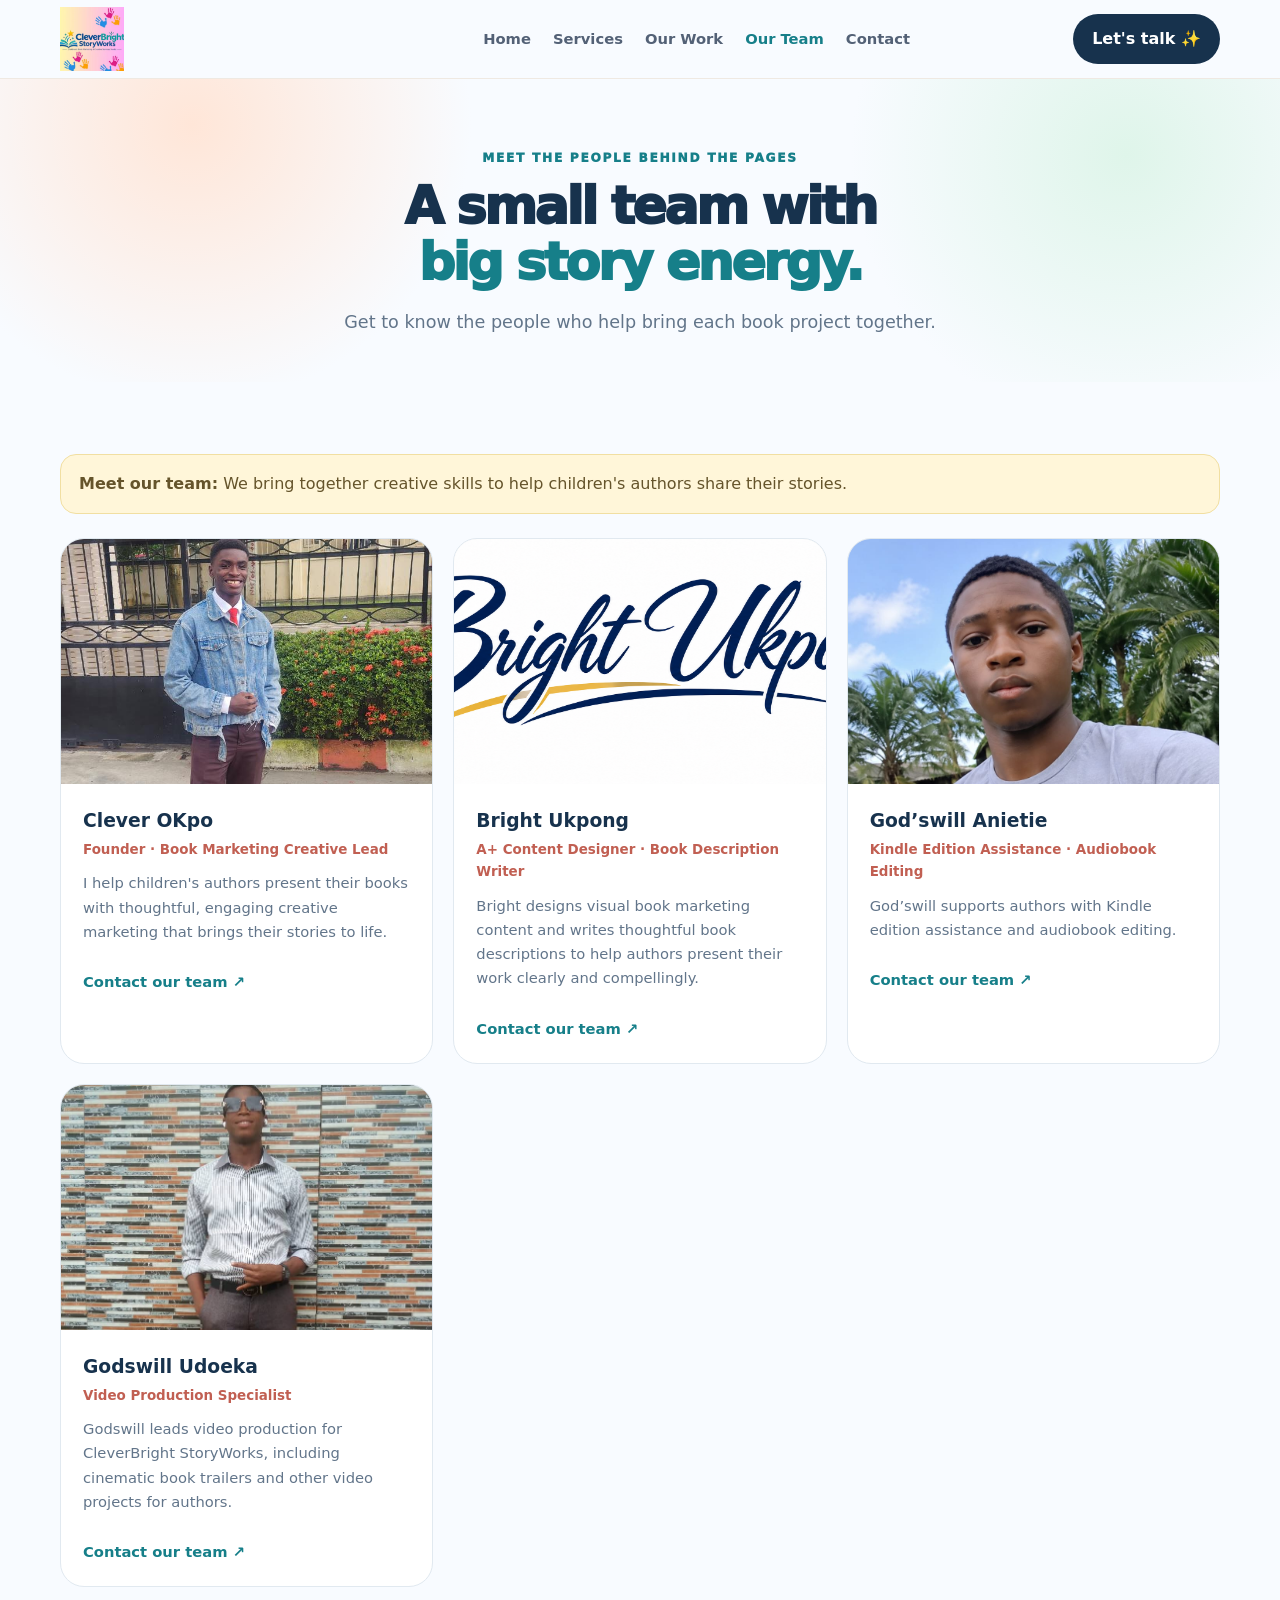
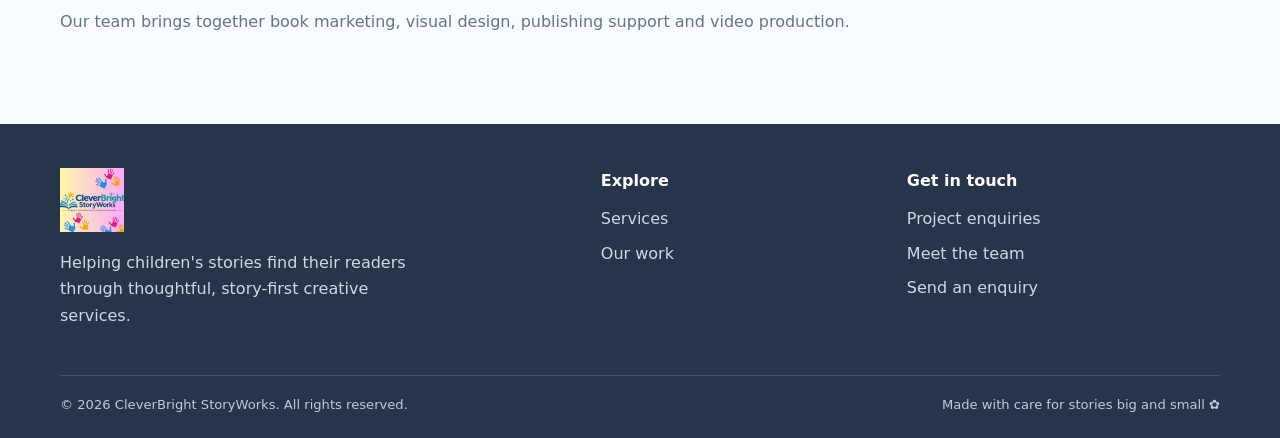
<file: team.html>
<!doctype html>
<html lang="en">
<head>
<meta charset="utf-8"><meta name="viewport" content="width=device-width, initial-scale=1">
<meta name="description" content="Meet the CleverBright StoryWorks team, bringing together book marketing, A+ Content design, book descriptions, publishing support, and video production.">
<title>Our Team | Creative Book Marketing | CleverBright StoryWorks</title>
<link rel="stylesheet" href="styles.css"><script src="script.js" defer></script>
</head>
<body>
<header class="site-header"><div class="wrap nav">
<a class="logo" href="index.html" aria-label="CleverBright StoryWorks home"><img class="site-logo-image" src="okpo.png" alt="CleverBright StoryWorks"></a>
<button class="menu-toggle" aria-label="Toggle navigation" aria-expanded="false">☰</button>
<nav class="nav-links" aria-label="Main navigation"><a href="index.html">Home</a><a href="services.html">Services</a><a href="portfolio.html">Our Work</a><a href="team.html" aria-current="page">Our Team</a><a href="contact.html">Contact</a></nav>
<a class="nav-cta" href="contact.html">Let's talk ✨</a>
</div></header>
<main>
<section class="page-hero"><div class="wrap"><span class="eyebrow">Meet the people behind the pages</span><h1>A small team with<br><em>big story energy.</em></h1><p class="lead">Get to know the people who help bring each book project together.</p></div></section>
<section class="section"><div class="wrap">
<div class="notice"><strong>Meet our team:</strong> We bring together creative skills to help children's authors share their stories.</div>
<div class="team-grid">
<article class="person"><div class="person-photo" style="padding:0;overflow:hidden;background:#e5e7eb"><img src="okpoclever.jpg" alt="Clever OKpo, founder of CleverBright StoryWorks" style="display:block;width:100%;height:100%;min-height:240px;object-fit:cover;object-position:center top"></div><div class="person-body"><h3>Clever OKpo</h3><div class="role">Founder · Book Marketing Creative Lead</div><p>I help children's authors present their books with thoughtful, engaging creative marketing that brings their stories to life.</p><p><a class="text-link" href="contact.html">Contact our team ↗</a></p></div></article>
<article class="person"><div class="person-photo" style="padding:0;overflow:hidden;background:#e5e7eb"><img src="Bright Ukpong Calligraphic Mark.png" alt="Bright Ukpong" style="display:block;width:100%;height:100%;min-height:240px;object-fit:cover;object-position:center 35%"></div><div class="person-body"><h3>Bright Ukpong</h3><div class="role">A+ Content Designer · Book Description Writer</div><p>Bright designs visual book marketing content and writes thoughtful book descriptions to help authors present their work clearly and compellingly.</p><p><a class="text-link" href="contact.html">Contact our team ↗</a></p></div></article>
<article class="person"><div class="person-photo" style="padding:0;overflow:hidden;background:#e5e7eb"><img src="godswill-anietie.png" alt="God’swill Anietie" style="display:block;width:100%;height:100%;min-height:240px;object-fit:cover;object-position:center 25%"></div><div class="person-body"><h3>God’swill Anietie</h3><div class="role">Kindle Edition Assistance · Audiobook Editing</div><p>God’swill supports authors with Kindle edition assistance and audiobook editing.</p><p><a class="text-link" href="contact.html">Contact our team ↗</a></p></div></article>
<article class="person"><div class="person-photo" style="padding:0;overflow:hidden;background:#e5e7eb"><img src="godswill-udoeka.png" alt="Godswill Udoeka, Video Production Specialist" style="display:block;width:100%;height:100%;min-height:240px;object-fit:cover;object-position:center 20%"></div><div class="person-body"><h3>Godswill Udoeka</h3><div class="role">Video Production Specialist</div><p>Godswill leads video production for CleverBright StoryWorks, including cinematic book trailers and other video projects for authors.</p><p><a class="text-link" href="contact.html">Contact our team ↗</a></p></div></article>
</div>
<p style="color:var(--muted);margin-top:22px">Our team brings together book marketing, visual design, publishing support and video production.</p>
</div></section>
</main>
<footer class="site-footer"><div class="wrap"><div class="footer-grid">
<div><a class="logo" href="index.html" aria-label="CleverBright StoryWorks home"><img class="site-logo-image" src="okpo.png" alt="CleverBright StoryWorks"></a><p style="max-width:380px;margin-top:18px">Helping children's stories find their readers through thoughtful, story-first creative services.</p></div>
<div><h3>Explore</h3><div class="footer-links"><a href="services.html">Services</a><a href="portfolio.html">Our work</a></div></div>
<div><h3>Get in touch</h3><div class="footer-links"><a href="contact.html">Project enquiries</a><a href="team.html">Meet the team</a><a href="contact.html">Send an enquiry</a></div></div>
</div><div class="footer-bottom"><span>© <span data-year></span> CleverBright StoryWorks. All rights reserved.</span><span>Made with care for stories big and small ✿</span></div></div></footer>
</body></html>
</file>
<file: styles.css>
/* CleverBright StoryWorks — shared website styles. */
:root{
  --ink:#17324d; --muted:#62758a; --cream:#f8fbff; --paper:#ffffff;
  --coral:#23838b; --peach:#e8f4f5; --mint:#d8f1e9; --blue:#dcecff;
  --lilac:#e9eaff; --yellow:#fff3cf; --line:#e1e9f0; --shadow:0 18px 50px rgba(23,50,77,.09);
  --radius:24px; --max:1160px;
}
*{box-sizing:border-box}
html{scroll-behavior:smooth}
body{margin:0;background:var(--cream);color:var(--ink);font-family:Nunito,"Avenir Next",Avenir,system-ui,-apple-system,BlinkMacSystemFont,"Segoe UI",sans-serif;line-height:1.65}
a{color:inherit;text-decoration:none}
img{max-width:100%;display:block}
.wrap{width:min(var(--max),calc(100% - 40px));margin-inline:auto}
.site-header{position:sticky;top:0;z-index:20;background:rgba(248,251,255,.94);backdrop-filter:blur(14px);border-bottom:1px solid rgba(238,231,223,.9)}
.nav{min-height:78px;display:flex;align-items:center;justify-content:space-between;gap:24px}
.logo{display:flex;align-items:center;gap:10px;font-weight:900;letter-spacing:-.04em;font-size:1.18rem}
.logo-mark{width:42px;height:42px;display:grid;place-items:center;border-radius:15px;background:var(--coral);color:#fff;font-size:1.35rem;transform:rotate(-5deg)}
.logo small{display:block;font-size:.65rem;letter-spacing:.13em;text-transform:uppercase;color:var(--muted);font-weight:800;line-height:1.2}
.nav-links{display:flex;align-items:center;gap:22px;color:#536176;font-size:.92rem;font-weight:800}
.nav-links a:hover,.nav-links a[aria-current="page"]{color:#167f89}
.nav-cta,.button{display:inline-flex;align-items:center;justify-content:center;gap:8px;border:0;border-radius:999px;padding:12px 19px;background:var(--ink);color:#fff;font-weight:900;cursor:pointer;transition:transform .2s,box-shadow .2s}
.nav-cta:hover,.button:hover{transform:translateY(-2px);box-shadow:0 9px 20px rgba(38,53,74,.14)}
.button.coral{background:var(--coral);color:#ffffff}.button.light{background:#fff;color:var(--ink);border:1px solid var(--line)}
.menu-toggle{display:none;border:1px solid var(--line);background:#fff;border-radius:12px;padding:9px 12px;font-size:1.1rem}
.hero{padding:74px 0 68px;display:grid;grid-template-columns:1.05fr .95fr;gap:48px;align-items:center;overflow:hidden}
.eyebrow{display:inline-flex;align-items:center;gap:8px;color:#167f89;font-size:.76rem;letter-spacing:.14em;text-transform:uppercase;font-weight:1000}
h1,h2,h3,p{margin-top:0}
h1{font-size:clamp(2.8rem,6vw,5.3rem);line-height:1.02;letter-spacing:-.065em;margin:17px 0 22px;font-weight:1000}
h1 em{font-style:normal;color:#167f89}
.lead{font-size:1.1rem;color:var(--muted);max-width:610px}
.hero-actions{display:flex;flex-wrap:wrap;gap:12px;margin-top:28px}
.hero-note{display:flex;align-items:center;gap:10px;color:var(--muted);font-size:.86rem;margin-top:24px}
.sparkle{color:#e4a92b;font-size:1.4rem}
.artboard{position:relative;min-height:420px;display:grid;place-items:center}
.blob{position:absolute;border-radius:46% 54% 59% 41% / 45% 42% 58% 55%}
.blob.one{width:340px;height:330px;background:var(--mint);right:9%;top:7%;transform:rotate(12deg)}
.blob.two{width:220px;height:220px;background:var(--yellow);left:1%;bottom:4%;transform:rotate(-14deg)}
.book-stack{position:relative;z-index:1;width:min(360px,80%);transform:rotate(-4deg);filter:drop-shadow(0 22px 18px rgba(45,55,70,.15))}
.book-cover{min-height:355px;padding:28px 26px;border:8px solid #fff;border-radius:17px;background:linear-gradient(150deg,#ffb09e,#f58b7d 60%,#dc6c68);display:flex;flex-direction:column;align-items:center;text-align:center;justify-content:space-between;color:#fff}
.book-cover .cover-kicker{font-size:.7rem;letter-spacing:.17em;font-weight:1000;text-transform:uppercase}
.book-cover h2{font-size:2.65rem;line-height:1.02;letter-spacing:-.06em;margin:12px 0}
.book-cover p{font-size:.9rem;font-weight:800;margin:0}
.cover-illustration{font-size:5.8rem;line-height:1.2;filter:drop-shadow(0 5px 0 rgba(255,255,255,.35))}
.floaty{position:absolute;z-index:2;display:grid;place-items:center;border:5px solid #fff;border-radius:50%;box-shadow:var(--shadow)}
.floaty.star{width:76px;height:76px;background:var(--lilac);font-size:2.2rem;right:0;top:11%}
.floaty.heart{width:67px;height:67px;background:var(--peach);font-size:1.8rem;left:3%;top:30%}
.floaty.cloud{width:86px;height:86px;background:var(--blue);font-size:2rem;right:6%;bottom:7%}
.section{padding:72px 0}
.section.white{background:#fff}
.section-head{display:flex;align-items:end;justify-content:space-between;gap:25px;margin-bottom:30px}
.section-head h2,.page-hero h1{font-size:clamp(2rem,4vw,3.5rem);line-height:1.08;letter-spacing:-.055em;margin:9px 0 0}
.section-head p{max-width:490px;color:var(--muted);margin:0}
.cards{display:grid;grid-template-columns:repeat(3,1fr);gap:18px}
.card{background:#fff;border:1px solid var(--line);border-radius:var(--radius);padding:25px;box-shadow:0 6px 24px rgba(48,55,75,.035)}
.card.tint-mint{background:#f0fbf6}.card.tint-peach{background:#fff3ed}.card.tint-blue{background:#f1f7ff}.card.tint-lilac{background:#f7f3ff}.card.tint-yellow{background:#fff9e5}
.card-icon{width:54px;height:54px;display:grid;place-items:center;border-radius:18px;font-size:1.65rem;background:var(--peach);margin-bottom:18px}
.card h3{font-size:1.16rem;margin:0 0 8px;letter-spacing:-.02em}
.card p{color:var(--muted);font-size:.95rem;margin:0}
.text-link{display:inline-flex;margin-top:16px;font-weight:900;color:#167f89}
.page-hero{padding:65px 0 45px;text-align:center;background:radial-gradient(circle at 15% 15%,#ffe6d8 0,transparent 25%),radial-gradient(circle at 88% 25%,#dff5ea 0,transparent 24%),var(--cream)}
.page-hero .lead{margin:18px auto 0}
.filters{display:flex;flex-wrap:wrap;gap:10px;margin-bottom:26px}
.filter{border:1px solid var(--line);border-radius:999px;background:#fff;padding:9px 15px;font-weight:850;color:var(--muted);cursor:pointer}
.filter.active,.filter:hover{background:var(--ink);color:#fff;border-color:var(--ink)}
.portfolio-grid{display:grid;grid-template-columns:repeat(3,1fr);gap:20px}
.work-card{overflow:hidden;border-radius:22px;background:#fff;border:1px solid var(--line)}
.work-art{min-height:230px;padding:24px;display:grid;place-items:center;position:relative;overflow:hidden}
.work-art .mock-cover{width:145px;height:185px;border:6px solid white;border-radius:9px;box-shadow:0 14px 22px #26354a24;display:flex;align-items:center;justify-content:center;text-align:center;font-weight:1000;line-height:1.1;padding:12px;font-size:1.3rem;transform:rotate(-5deg)}
.work-art .emoji{font-size:3.4rem;position:absolute;right:16px;bottom:13px}
.work-info{padding:20px}.work-info h3{margin:0 0 5px}.work-info p{color:var(--muted);font-size:.92rem;margin:0}.tag{display:inline-block;margin-top:12px;font-size:.75rem;font-weight:900;color:#a34c44;background:#fff0e9;padding:5px 9px;border-radius:999px}
.review-grid{display:grid;grid-template-columns:repeat(2,1fr);gap:18px}
.review{padding:27px;background:#fff;border:1px solid var(--line);border-radius:22px}
.stars{color:#d99c21;letter-spacing:.12em;font-size:1.1rem}
.quote{font-size:1.08rem;line-height:1.7;margin:14px 0 20px}
.reviewer{display:flex;align-items:center;gap:12px}
.avatar{width:48px;height:48px;border-radius:50%;display:grid;place-items:center;background:var(--lilac);font-weight:1000}
.reviewer small{display:block;color:var(--muted)}
.notice{background:#fff6d9;border:1px solid #f1dfa2;padding:16px 18px;border-radius:16px;color:#65542b;margin-bottom:24px}
.team-grid{display:grid;grid-template-columns:repeat(3,1fr);gap:20px}
.person{background:#fff;border:1px solid var(--line);border-radius:24px;overflow:hidden}
.person-photo{height:245px;background:linear-gradient(140deg,var(--blue),var(--lilac));display:grid;place-items:center;color:#536176;font-size:4.2rem}
.person-body{padding:22px}.person-body h3{margin:0 0 2px}.role{color:#c15f52;font-weight:900;font-size:.84rem}.person-body p{color:var(--muted);font-size:.92rem;margin:10px 0 0}
.contact-layout{display:grid;grid-template-columns:.85fr 1.15fr;gap:30px}
.contact-panel{background:var(--mint);padding:30px;border-radius:24px}
.contact-panel h2{font-size:2rem;line-height:1.1;letter-spacing:-.05em}
.contact-line{padding:13px 0;border-top:1px solid #a9d7c5}
.contact-line small{display:block;color:#536176}
.contact-form{background:#fff;border:1px solid var(--line);padding:30px;border-radius:24px}
label{display:block;font-weight:900;font-size:.9rem;margin:0 0 7px}
input,textarea,select{width:100%;padding:13px 14px;border:1px solid #dedfe5;border-radius:12px;font:inherit;background:#fff;color:var(--ink);margin-bottom:16px}
textarea{min-height:130px;resize:vertical}
.form-note{font-size:.83rem;color:var(--muted)}
.cta-band{background:var(--yellow);border-radius:28px;padding:38px;display:flex;align-items:center;justify-content:space-between;gap:24px}
.cta-band h2{font-size:clamp(1.7rem,4vw,2.7rem);line-height:1.08;letter-spacing:-.05em;margin:0 0 8px}
.cta-band p{margin:0;color:#665c43}
.site-footer{background:#26354a;color:#fff;padding:44px 0 22px;margin-top:0}
.footer-grid{display:grid;grid-template-columns:1.3fr .7fr .8fr;gap:32px;padding-bottom:30px}
.site-footer p,.site-footer a{color:#d1d8e3}.site-footer h3{font-size:1rem;margin:0 0 12px}.footer-links{display:grid;gap:8px}
.footer-bottom{border-top:1px solid #ffffff26;padding-top:18px;color:#c0cad8;font-size:.82rem;display:flex;justify-content:space-between;gap:15px;flex-wrap:wrap}
@media(max-width:850px){.nav-links{gap:12px}.nav-links a{font-size:.84rem}.nav-cta{display:none}.hero{grid-template-columns:1fr;gap:10px;padding-top:55px}.artboard{min-height:380px}.cards,.portfolio-grid,.team-grid{grid-template-columns:repeat(2,1fr)}.contact-layout{grid-template-columns:1fr}.footer-grid{grid-template-columns:1fr 1fr}.footer-grid>div:first-child{grid-column:1/-1}}
@media(max-width:620px){.wrap{width:min(var(--max),calc(100% - 28px))}.menu-toggle{display:block}.nav{min-height:68px;flex-wrap:wrap}.nav-links{display:none;order:3;width:100%;padding:0 0 17px;flex-direction:column;align-items:stretch;gap:0}.nav-links.open{display:flex}.nav-links a{padding:10px 2px;border-top:1px solid var(--line)}.hero{padding:48px 0 38px}.artboard{min-height:330px}.blob.one{width:270px;height:270px}.blob.two{width:165px;height:165px}.book-cover{min-height:285px}.book-cover h2{font-size:2.1rem}.cover-illustration{font-size:4.7rem}.section{padding:52px 0}.section-head{display:block}.section-head p{margin-top:15px}.cards,.portfolio-grid,.team-grid,.review-grid{grid-template-columns:1fr}.work-art{min-height:220px}.cta-band{padding:26px;align-items:flex-start;flex-direction:column}.footer-grid{grid-template-columns:1fr}.footer-grid>div:first-child{grid-column:auto}.page-hero{padding:50px 0 35px}}

/* Updated CleverBright StoryWorks logo */
.logo{gap:0;flex-shrink:0}
.site-logo-image{display:block;width:260px;height:auto;max-height:64px;object-fit:contain;object-position:left center}
@media(max-width:850px){.site-logo-image{width:220px;max-height:58px}}
@media(max-width:620px){.site-logo-image{width:195px;max-height:52px}}

/* Launch portfolio presentation */
.portfolio-grid.launch-grid{grid-template-columns:repeat(2,minmax(0,1fr));align-items:stretch}
.launch-card{display:flex;flex-direction:column}
.video-stage{background:linear-gradient(145deg,#e1eefb,#d8f1e9);padding:18px;display:flex;justify-content:center;align-items:center;min-height:0}.portfolio-video{display:block;width:100%;aspect-ratio:16/9;height:auto;max-height:520px;object-fit:contain;background:#071525;border-radius:12px;box-shadow:0 14px 32px rgba(23,50,77,.14)}
.video-placeholder{width:min(100%,230px);aspect-ratio:9/16;border:2px dashed #6c9ba8;border-radius:22px;background:linear-gradient(160deg,#f9fdff,#e7f5f4);display:flex;flex-direction:column;align-items:center;justify-content:center;text-align:center;padding:18px;color:#31566c;box-shadow:0 14px 32px rgba(23,50,77,.1)}
.video-placeholder .play{width:62px;height:62px;border-radius:50%;background:#17324d;color:#fff;display:grid;place-items:center;font-size:1.5rem;margin-bottom:16px;padding-left:4px}
.banner-stage{padding:26px;background:linear-gradient(145deg,#e9efff,#e3f4ef);display:flex;flex-direction:column;gap:12px;justify-content:center;min-height:360px}
.banner-placeholder{aspect-ratio:2.4/1;width:100%;min-height:95px;border:2px dashed #6c9ba8;border-radius:15px;background:linear-gradient(100deg,#ffffff,#e8f4f5);display:flex;align-items:center;justify-content:center;text-align:center;padding:16px;color:#31566c;font-weight:850}
.banner-placeholder:nth-child(2){background:linear-gradient(100deg,#f8fbff,#dcecff)}
.launch-card .work-info{display:flex;flex-direction:column;align-items:flex-start;flex:1}
.launch-card .work-info .button{margin-top:18px}
@media(max-width:620px){.portfolio-grid.launch-grid{grid-template-columns:1fr}.video-stage,.banner-stage{min-height:300px}}

.form-status{font-size:.92rem;font-weight:700;margin-top:12px;color:var(--ink);min-height:1.4em}.contact-form button:disabled{opacity:.65;cursor:wait}


/* Single featured A+ Content concept */
.aplus-single-grid{grid-template-columns:minmax(0,1fr)!important;max-width:980px;margin-inline:auto}
.aplus-feature-card{width:100%}
.aplus-gallery{padding:18px;background:linear-gradient(145deg,#edf7fb,#e4f3f0);display:grid;gap:14px}
.aplus-gallery figure{margin:0;overflow:hidden;border-radius:12px;background:#fff;border:1px solid rgba(35,73,92,.14)}
.aplus-gallery img{display:block;width:100%;height:auto;object-fit:contain}
.aplus-main-banner img{aspect-ratio:600/180;object-fit:cover}
.aplus-supporting-visuals{display:grid;grid-template-columns:minmax(0,2fr) minmax(120px,1fr);gap:14px;align-items:stretch}
.aplus-supporting-visuals figure:first-child img{height:100%;object-fit:cover}
.aplus-page-preview{display:grid;place-items:center;padding:10px;min-height:130px}
.aplus-page-preview img{width:100%;max-width:200px;max-height:200px;object-fit:contain}
@media(max-width:620px){.aplus-gallery{padding:10px}.aplus-supporting-visuals{grid-template-columns:1fr}.aplus-supporting-visuals figure:first-child img{height:auto}}

/* Four-module A+ Content portfolio project */
.aplus-four-gallery {
  display: grid;
  grid-template-columns: 1fr;
  gap: 12px;
  width: 100%;
}

.aplus-four-gallery figure {
  margin: 0;
  width: 100%;
  overflow: hidden;
  background: #f5f7f8;
  border-radius: 8px;
}

.aplus-four-gallery img {
  display: block;
  width: 100%;
  height: auto;
  object-fit: contain;
}
</file>
